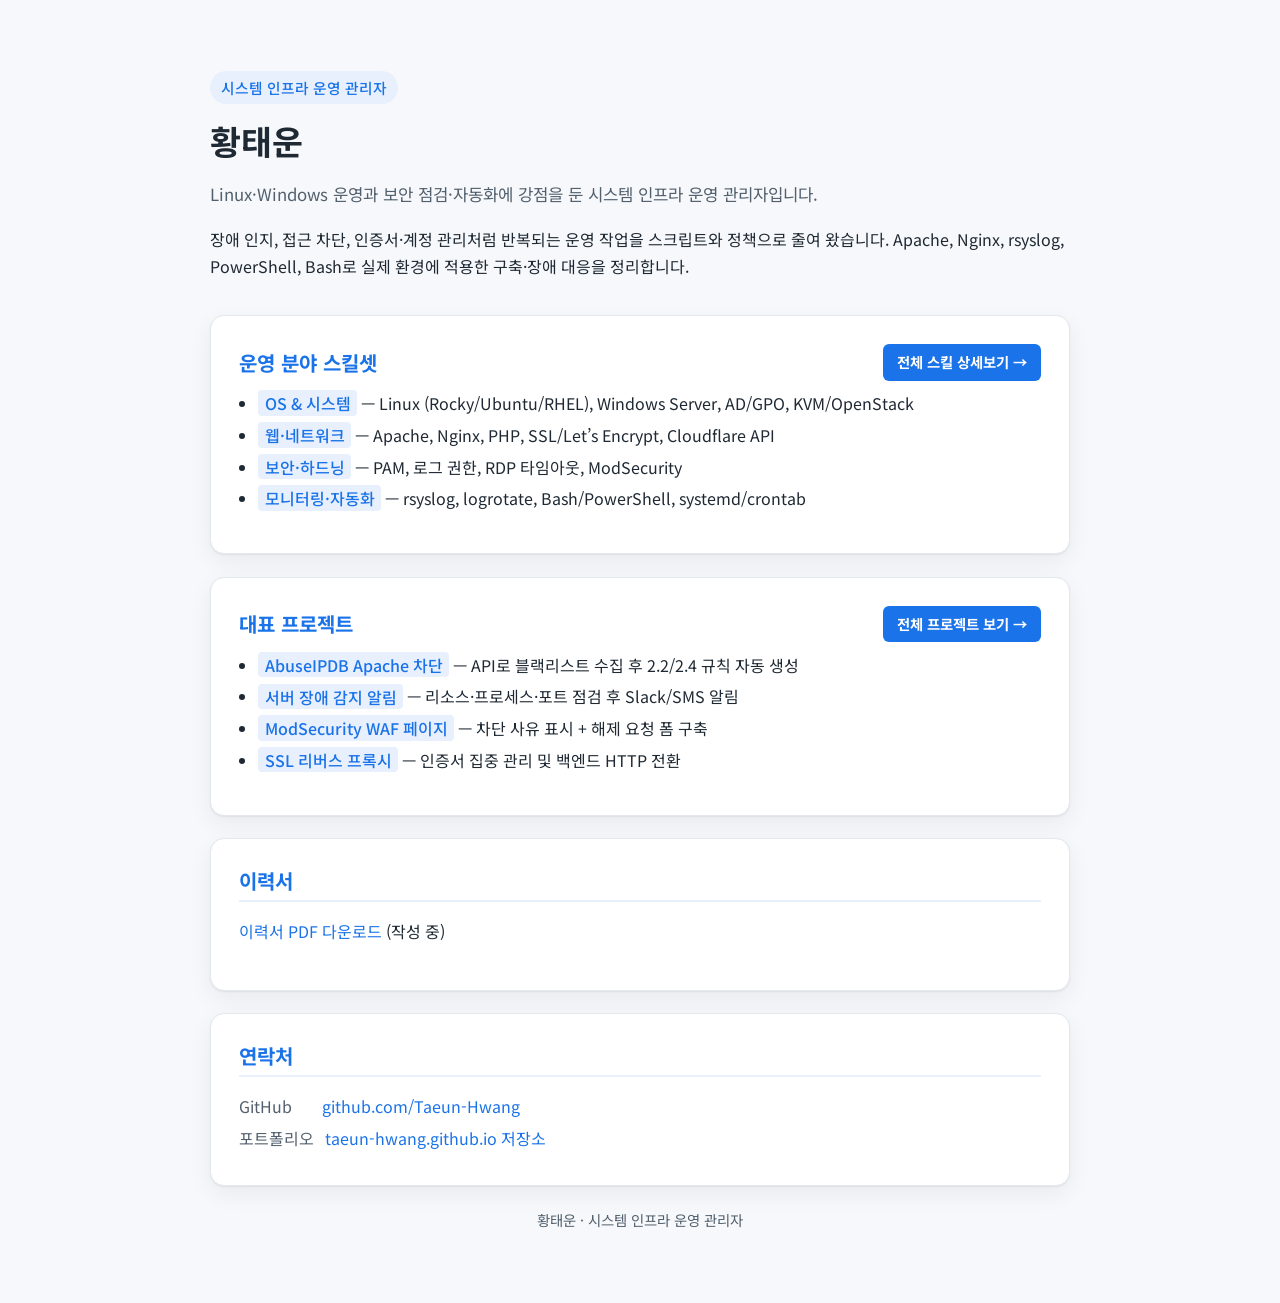
<file: index.html>
<!DOCTYPE html>
<html lang="ko">
<head>
  <meta charset="UTF-8" />
  <meta name="viewport" content="width=device-width, initial-scale=1.0"/>
  <title>황태운 – 시스템 인프라 운영 관리자</title>
  <meta name="description" content="황태운 – Linux·Windows 시스템 인프라 운영 관리자. 보안 점검·하드닝과 장애 대응 자동화를 중심으로 한 포트폴리오" />
  <meta name="theme-color" content="#1a73e8" />
  <link rel="preconnect" href="https://fonts.googleapis.com" />
  <link rel="preconnect" href="https://fonts.gstatic.com" crossorigin />
  <link href="https://fonts.googleapis.com/css2?family=Noto+Sans+KR:wght@400;500;700&display=swap" rel="stylesheet" />
  <style>
    :root {
      --bg: #f6f8fb;
      --card: #ffffff;
      --text: #1f2933;
      --muted: #52606d;
      --accent: #1a73e8;
      --accent-soft: #e8f0fe;
      --border: #e4e7eb;
      --shadow: 0 1px 2px rgba(16, 24, 40, 0.06), 0 8px 24px rgba(16, 24, 40, 0.06);
    }
    @media (prefers-color-scheme: dark) {
      :root {
        --bg: #121417;
        --card: #1c1f24;
        --text: #e8eaed;
        --muted: #9aa0a6;
        --accent: #8ab4f8;
        --accent-soft: #1e3a5f;
        --border: #2d3138;
        --shadow: 0 1px 2px rgba(0, 0, 0, 0.35), 0 8px 24px rgba(0, 0, 0, 0.28);
      }
    }
    * { box-sizing: border-box; }
    html { color-scheme: light dark; }
    body {
      font-family: "Noto Sans KR", "Malgun Gothic", "Apple SD Gothic Neo", "Segoe UI", sans-serif;
      background-color: var(--bg);
      color: var(--text);
      line-height: 1.7;
      margin: 0;
      padding: clamp(24px, 5vw, 56px) clamp(16px, 4vw, 32px);
    }
    main { max-width: 860px; margin: 0 auto; }
    header { margin-bottom: 2.2rem; }
    h1, h2, h3 { color: var(--accent); line-height: 1.35; margin: 0 0 0.6rem; }
    h1 { font-size: clamp(1.6rem, 3vw, 2.1rem); color: var(--text); }
    h2 {
      font-size: 1.25rem;
      padding-bottom: 0.4rem;
      border-bottom: 2px solid var(--accent-soft);
      margin-bottom: 1rem;
    }
    .section-header {
      display: flex;
      justify-content: space-between;
      align-items: center;
      margin-bottom: 0.6rem;
    }
    .section-header h2 { margin: 0; border: none; padding: 0; }
    .lead { color: var(--muted); font-size: 1.05rem; }
    .tagline {
      display: inline-block;
      background: var(--accent-soft);
      color: var(--accent);
      font-weight: 500;
      font-size: 0.92rem;
      padding: 0.25rem 0.7rem;
      border-radius: 999px;
      margin-bottom: 0.9rem;
    }
    section {
      background: var(--card);
      border: 1px solid var(--border);
      border-radius: 14px;
      box-shadow: var(--shadow);
      padding: clamp(18px, 3vw, 28px);
      margin-bottom: 1.4rem;
    }
    ul { padding-left: 1.2rem; margin: 0.35rem 0 0.8rem; }
    li { margin: 0.28rem 0; }
    .highlight {
      background-color: var(--accent-soft);
      color: var(--accent);
      padding: 0.05rem 0.4rem;
      border-radius: 4px;
      font-weight: 500;
    }
    a { color: var(--accent); text-decoration: none; }
    a:hover { text-decoration: underline; }
    .btn-link {
      font-size: 0.9rem;
      font-weight: 700;
      padding: 6px 14px;
      background-color: var(--accent);
      color: #fff !important;
      border-radius: 6px;
      transition: background-color 0.2s;
    }
    .btn-link:hover { background-color: #155cb4; text-decoration: none !important; }
    .project { border-top: 1px solid var(--border); padding-top: 0.8rem; margin-top: 0.8rem; }
    .project:first-of-type { border-top: none; padding-top: 0; margin-top: 0; }
    dl.facts { margin: 0; }
    dl.facts div {
      display: grid;
      grid-template-columns: 3.2rem 1fr;
      gap: 0.6rem 0.9rem;
      margin: 0.45rem 0;
    }
    dl.facts dt { font-weight: 700; color: var(--accent); font-size: 0.92rem; }
    dl.facts dd { margin: 0; }
    .contact-list { list-style: none; padding: 0; margin: 0; }
    .contact-list li { display: flex; gap: 0.7rem; flex-wrap: wrap; }
    .contact-list span { color: var(--muted); min-width: 4.5rem; }
    footer {
      max-width: 860px;
      margin: 0.5rem auto 0;
      color: var(--muted);
      font-size: 0.9rem;
      text-align: center;
    }
    @media (max-width: 560px) {
      dl.facts div { grid-template-columns: 1fr; gap: 0.15rem; }
      .section-header { flex-direction: column; align-items: flex-start; gap: 0.6rem; }
    }
  </style>
</head>
<body>
  <main>
    <header>
      <p class="tagline">시스템 인프라 운영 관리자</p>
      <h1>황태운</h1>
      <p class="lead">Linux·Windows 운영과 보안 점검·자동화에 강점을 둔 시스템 인프라 운영 관리자입니다.</p>
      <p>장애 인지, 접근 차단, 인증서·계정 관리처럼 반복되는 운영 작업을 스크립트와 정책으로 줄여 왔습니다. Apache, Nginx, rsyslog, PowerShell, Bash로 실제 환경에 적용한 구축·장애 대응을 정리합니다.</p>
    </header>

    <section>
      <div class="section-header">
        <h2>운영 분야 스킬셋</h2>
        <a href="skill.html" class="btn-link">전체 스킬 상세보기 →</a>
      </div>
      <ul>
        <li><span class="highlight">OS & 시스템</span> — Linux (Rocky/Ubuntu/RHEL), Windows Server, AD/GPO, KVM/OpenStack</li>
        <li><span class="highlight">웹·네트워크</span> — Apache, Nginx, PHP, SSL/Let’s Encrypt, Cloudflare API</li>
        <li><span class="highlight">보안·하드닝</span> — PAM, 로그 권한, RDP 타임아웃, ModSecurity</li>
        <li><span class="highlight">모니터링·자동화</span> — rsyslog, logrotate, Bash/PowerShell, systemd/crontab</li>
      </ul>
    </section>

    <section>
  <div class="section-header">
    <h2>대표 프로젝트</h2>
        <a href="projects.html" class="btn-link">전체 프로젝트 보기 →</a>
      </div>
      <ul>
        <li><span class="highlight">AbuseIPDB Apache 차단</span> — API로 블랙리스트 수집 후 2.2/2.4 규칙 자동 생성</li>
        <li><span class="highlight">서버 장애 감지 알림</span> — 리소스·프로세스·포트 점검 후 Slack/SMS 알림</li>
        <li><span class="highlight">ModSecurity WAF 페이지</span> — 차단 사유 표시 + 해제 요청 폼 구축</li>
        <li><span class="highlight">SSL 리버스 프록시</span> — 인증서 집중 관리 및 백엔드 HTTP 전환</li>
      </ul>
    </section>

    <section>
      <h2>이력서</h2>
      <p><a href="./assets/resume.pdf" target="_blank" rel="noopener">이력서 PDF 다운로드</a> (작성 중)</p>
    </section>

    <section>
      <h2>연락처</h2>
      <ul class="contact-list">
        <li>
          <span>GitHub</span>
          <a href="https://github.com/Taeun-Hwang" target="_blank" rel="noopener">github.com/Taeun-Hwang</a>
        </li>
        <li>
          <span>포트폴리오</span>
          <a href="https://github.com/Taeun-Hwang/taeun-hwang.github.io" target="_blank" rel="noopener">taeun-hwang.github.io 저장소</a>
        </li>
      </ul>
    </section>
  </main>

  <footer>
    <p>황태운 · 시스템 인프라 운영 관리자</p>
  </footer>
</body>
</html>
</file>
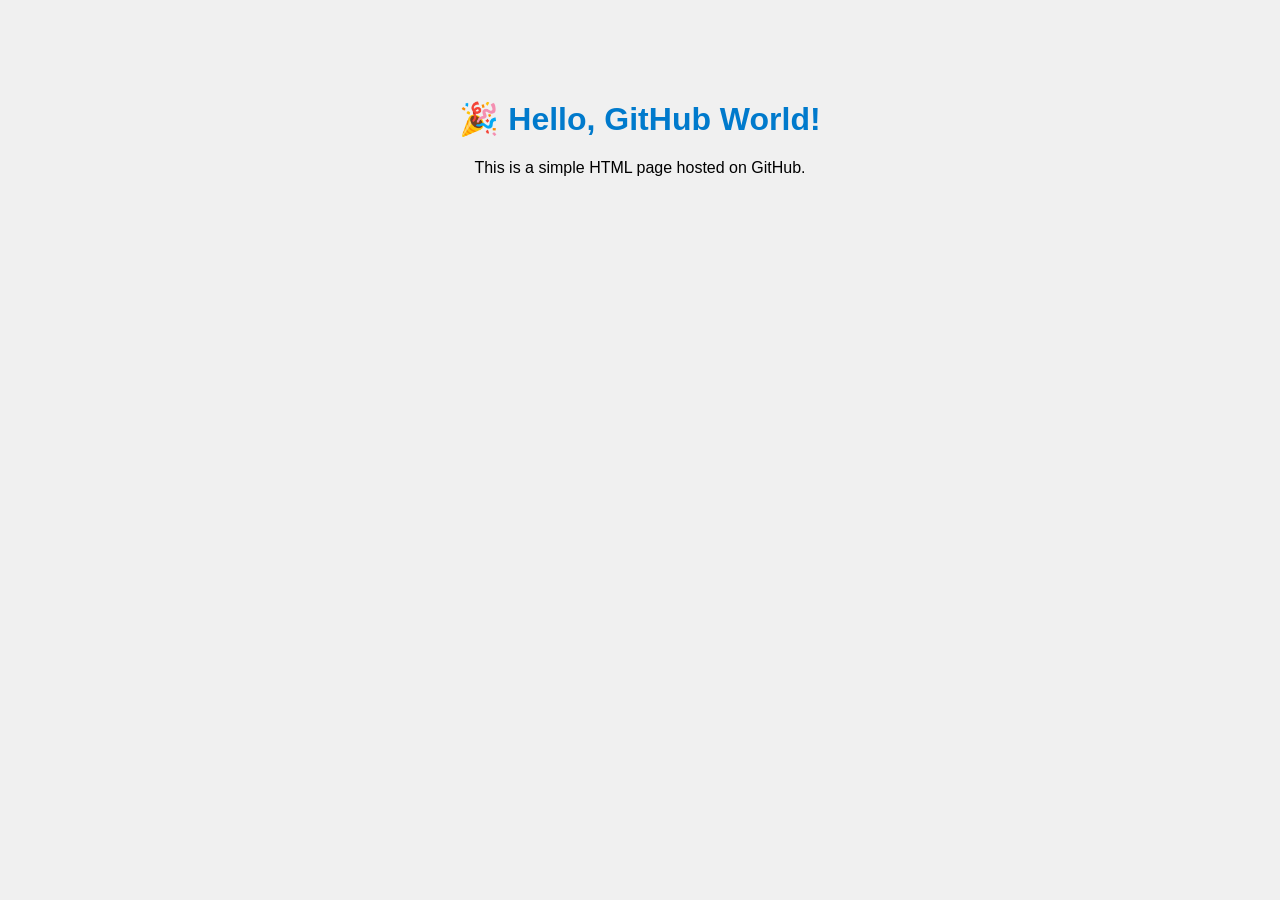
<file: Infra 운영자 황태운/index.html>
<!DOCTYPE html>
<html lang="en">
<head>
    <meta charset="UTF-8">
    <title>My First Web Page</title>
    <style>
        body {
            font-family: sans-serif;
            background-color: #f0f0f0;
            text-align: center;
            margin-top: 100px;
        }
        h1 {
            color: #007acc;
        }
    </style>
</head>
<body>
    <h1>🎉 Hello, GitHub World!</h1>
    <p>This is a simple HTML page hosted on GitHub.</p>
</body>
</html>
</file>
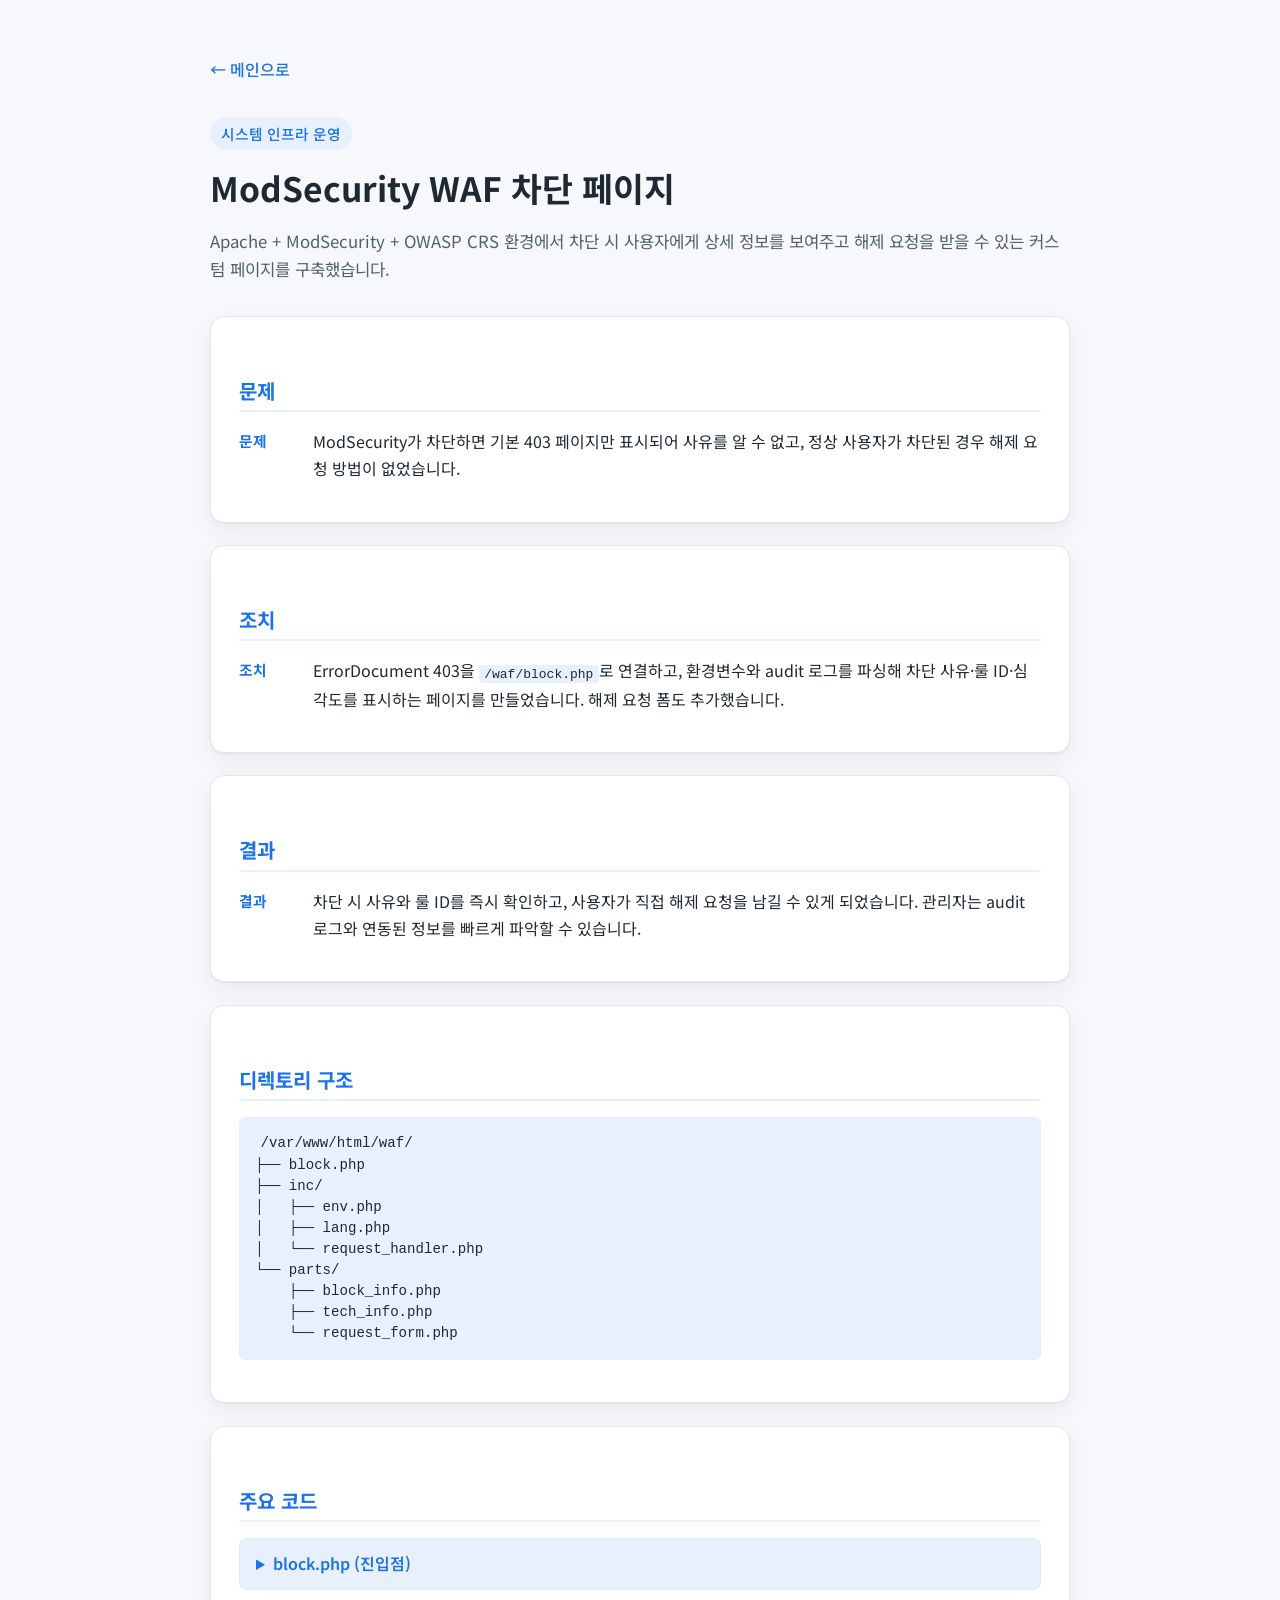
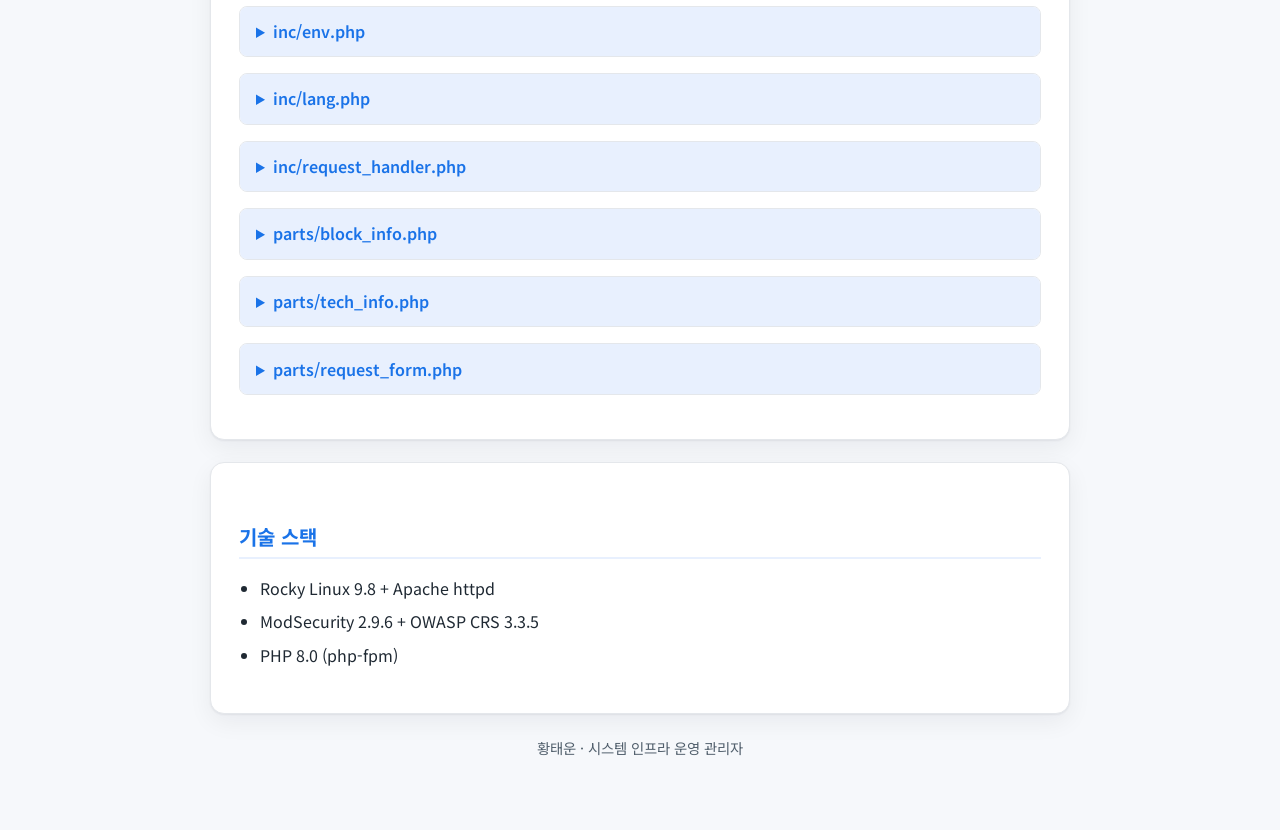
<file: projects/modsecurity-waf/index.html>
<!DOCTYPE html>
<html lang="ko">
<head>
  <meta charset="UTF-8" />
  <meta name="viewport" content="width=device-width, initial-scale=1.0"/>
  <title>ModSecurity WAF 차단 페이지 – 황태운</title>
  <meta name="description" content="Apache + ModSecurity + OWASP CRS 기반 커스텀 차단 페이지 구축" />
  <meta name="theme-color" content="#1a73e8" />
  <link rel="stylesheet" href="../../assets/style.css" />
  <style>
    .fact { display: flex; gap: 1rem; margin: 0.7rem 0; align-items: flex-start; }
    .fact-label { flex: 0 0 3.6rem; font-weight: 700; color: var(--accent); font-size: 0.92rem; }
    .fact p { margin: 0; }
    details { margin: 1rem 0; border: 1px solid var(--border); border-radius: 8px; overflow: hidden; }
    details summary { padding: 0.7rem 1rem; background: var(--accent-soft); cursor: pointer; font-weight: 600; color: var(--accent); }
    details summary:hover { background: #d0e3ff; }
    details pre { margin: 0; border-radius: 0; max-height: 500px; }
  </style>
</head>
<body>
  <main>
    <a href="../../index.html" class="back-link">← 메인으로</a>

    <header>
      <p class="tagline">시스템 인프라 운영</p>
      <h1>ModSecurity WAF 차단 페이지</h1>
      <p class="lead">Apache + ModSecurity + OWASP CRS 환경에서 차단 시 사용자에게 상세 정보를 보여주고 해제 요청을 받을 수 있는 커스텀 페이지를 구축했습니다.</p>
    </header>

    <section>
      <h2>문제</h2>
      <div class="fact">
        <span class="fact-label">문제</span>
        <p>ModSecurity가 차단하면 기본 403 페이지만 표시되어 사유를 알 수 없고, 정상 사용자가 차단된 경우 해제 요청 방법이 없었습니다.</p>
      </div>
    </section>

    <section>
      <h2>조치</h2>
      <div class="fact">
        <span class="fact-label">조치</span>
        <p>ErrorDocument 403을 <code>/waf/block.php</code>로 연결하고, 환경변수와 audit 로그를 파싱해 차단 사유·룰 ID·심각도를 표시하는 페이지를 만들었습니다. 해제 요청 폼도 추가했습니다.</p>
      </div>
    </section>

    <section>
      <h2>결과</h2>
      <div class="fact">
        <span class="fact-label">결과</span>
        <p>차단 시 사유와 룰 ID를 즉시 확인하고, 사용자가 직접 해제 요청을 남길 수 있게 되었습니다. 관리자는 audit 로그와 연동된 정보를 빠르게 파악할 수 있습니다.</p>
      </div>
    </section>

    <section>
      <h2>디렉토리 구조</h2>
<pre><code>/var/www/html/waf/
├── block.php
├── inc/
│   ├── env.php
│   ├── lang.php
│   └── request_handler.php
└── parts/
    ├── block_info.php
    ├── tech_info.php
    └── request_form.php</code></pre>
    </section>

    <section>
      <h2>주요 코드</h2>

      <details>
        <summary>block.php (진입점)</summary>
        <pre><code id="code-block">로딩 중...</code></pre>
      </details>

      <details>
        <summary>inc/env.php</summary>
        <pre><code id="code-env">로딩 중...</code></pre>
      </details>

      <details>
        <summary>inc/lang.php</summary>
        <pre><code id="code-lang">로딩 중...</code></pre>
      </details>

      <details>
        <summary>inc/request_handler.php</summary>
        <pre><code id="code-handler">로딩 중...</code></pre>
      </details>

      <details>
        <summary>parts/block_info.php</summary>
        <pre><code id="code-blockinfo">로딩 중...</code></pre>
      </details>

      <details>
        <summary>parts/tech_info.php</summary>
        <pre><code id="code-tech">로딩 중...</code></pre>
      </details>

      <details>
        <summary>parts/request_form.php</summary>
        <pre><code id="code-form">로딩 중...</code></pre>
      </details>
    </section>

    <section>
      <h2>기술 스택</h2>
      <ul>
        <li>Rocky Linux 9.8 + Apache httpd</li>
        <li>ModSecurity 2.9.6 + OWASP CRS 3.3.5</li>
        <li>PHP 8.0 (php-fpm)</li>
      </ul>
    </section>
  </main>

  <footer>
    <p>황태운 · 시스템 인프라 운영 관리자</p>
  </footer>

  <script>
    async function loadCode(id, path) {
      const el = document.getElementById(id);
      if (!el) return;
      try {
        const res = await fetch(path);
        if (!res.ok) throw new Error(res.status);
        const text = await res.text();
        el.textContent = text;
      } catch (e) {
        el.textContent = '파일을 불러올 수 없습니다: ' + path;
      }
    }

    document.addEventListener('DOMContentLoaded', () => {
      loadCode('code-block', 'code/block.php');
      loadCode('code-env', 'code/inc/env.php');
      loadCode('code-lang', 'code/inc/lang.php');
      loadCode('code-handler', 'code/inc/request_handler.php');
      loadCode('code-blockinfo', 'code/parts/block_info.php');
      loadCode('code-tech', 'code/parts/tech_info.php');
      loadCode('code-form', 'code/parts/request_form.php');
    });
  </script>
</body>
</html>
</file>
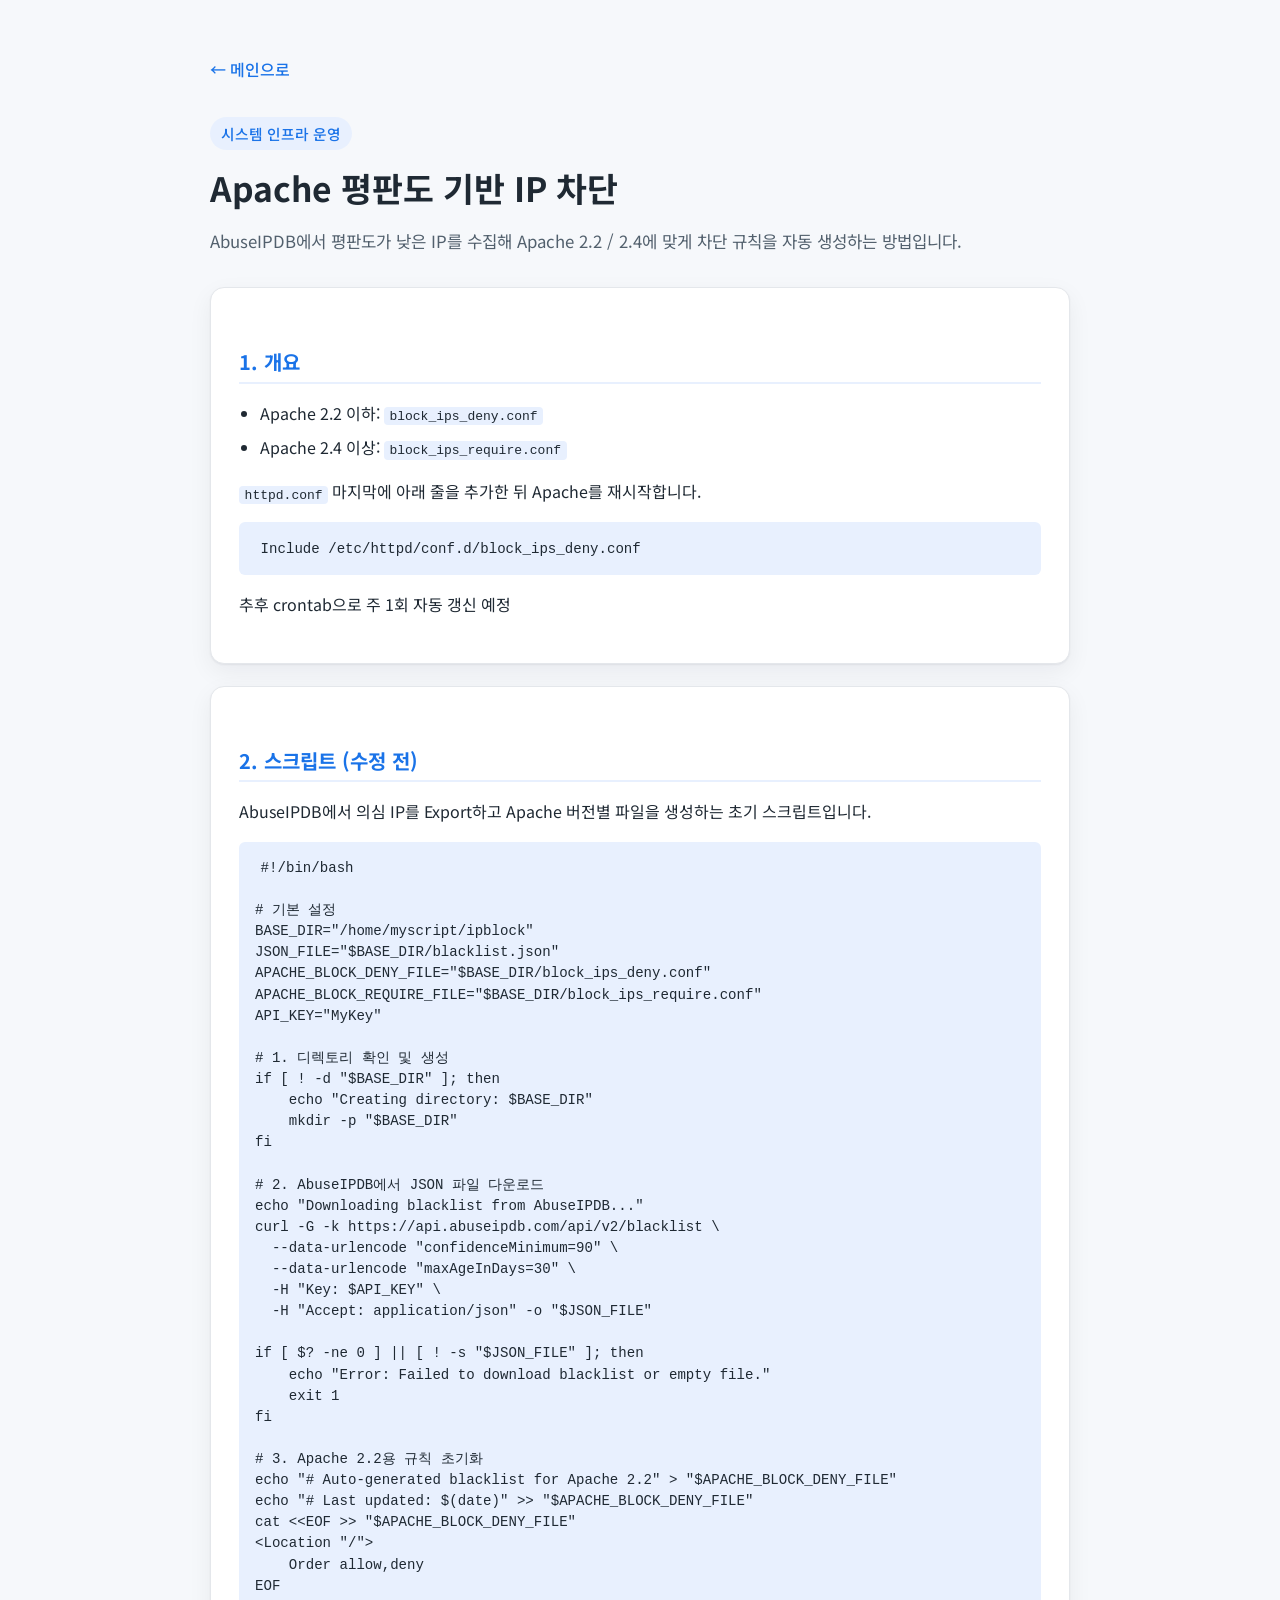
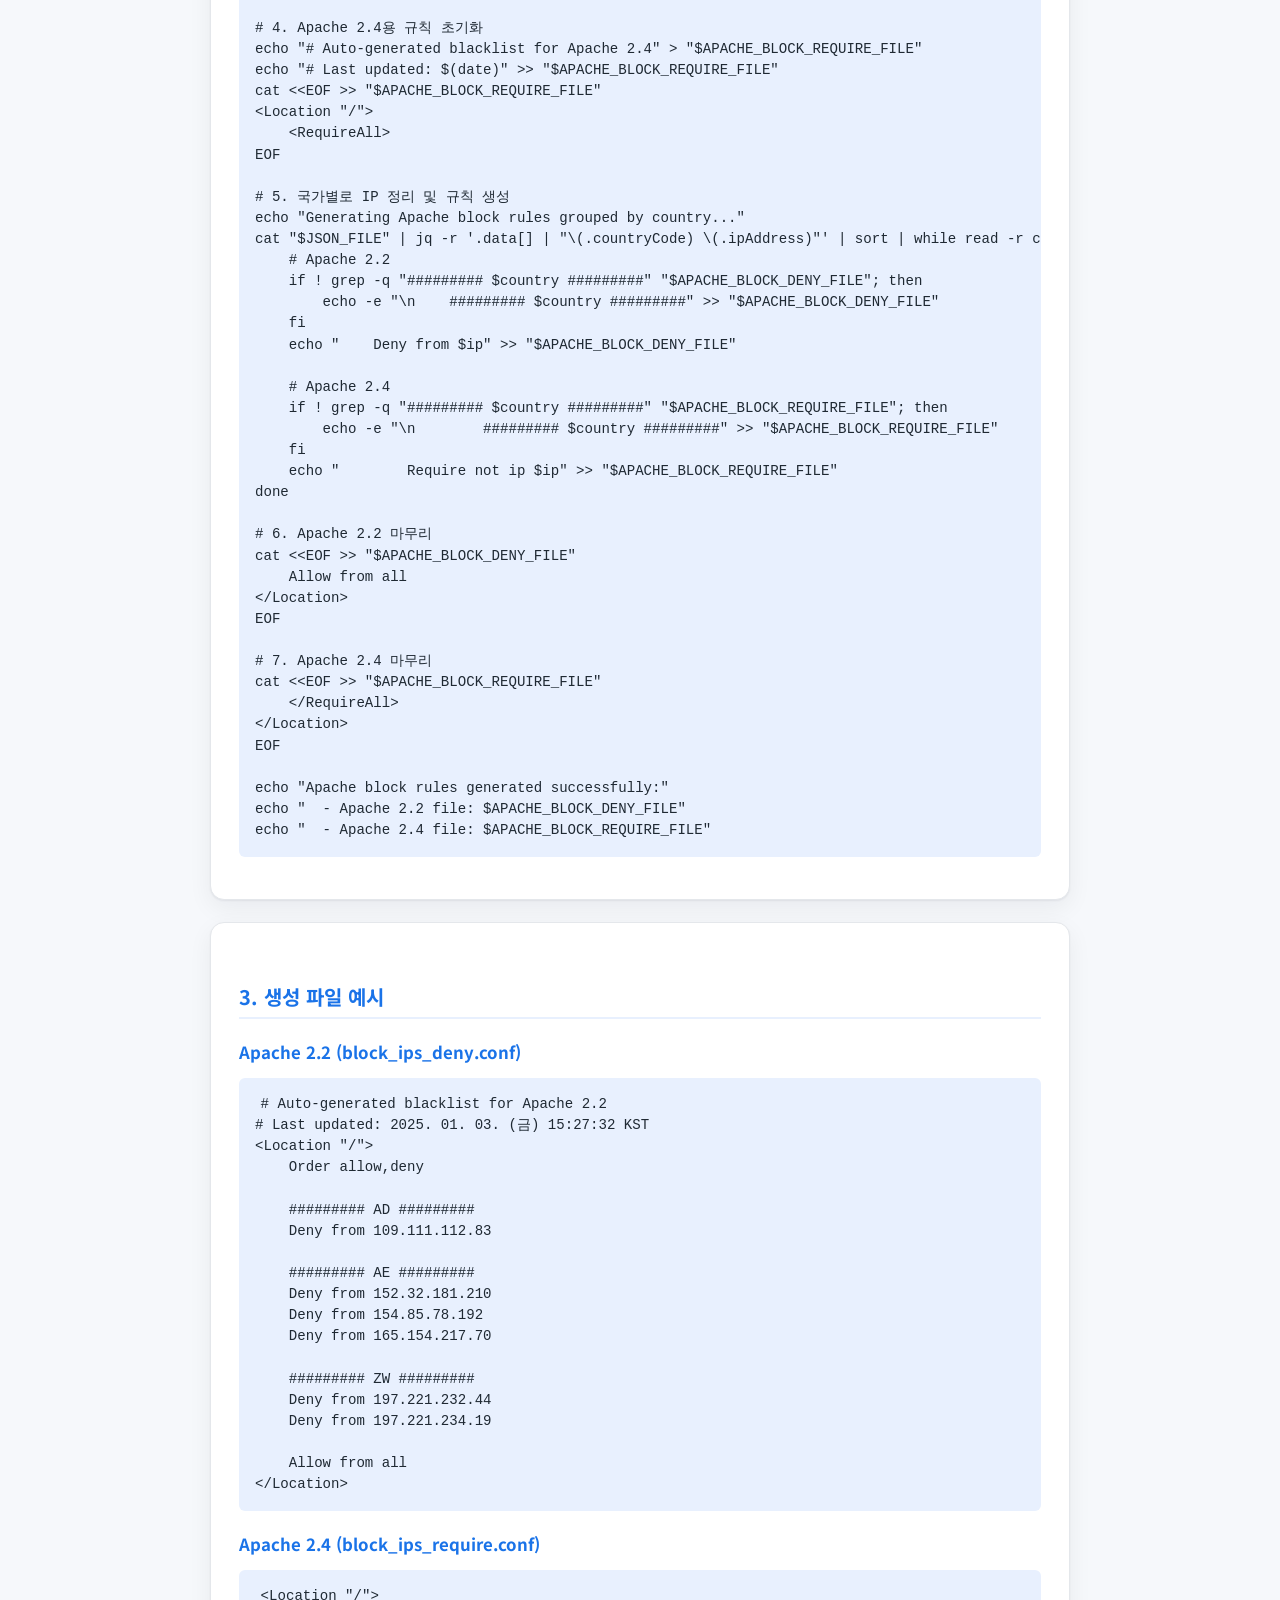
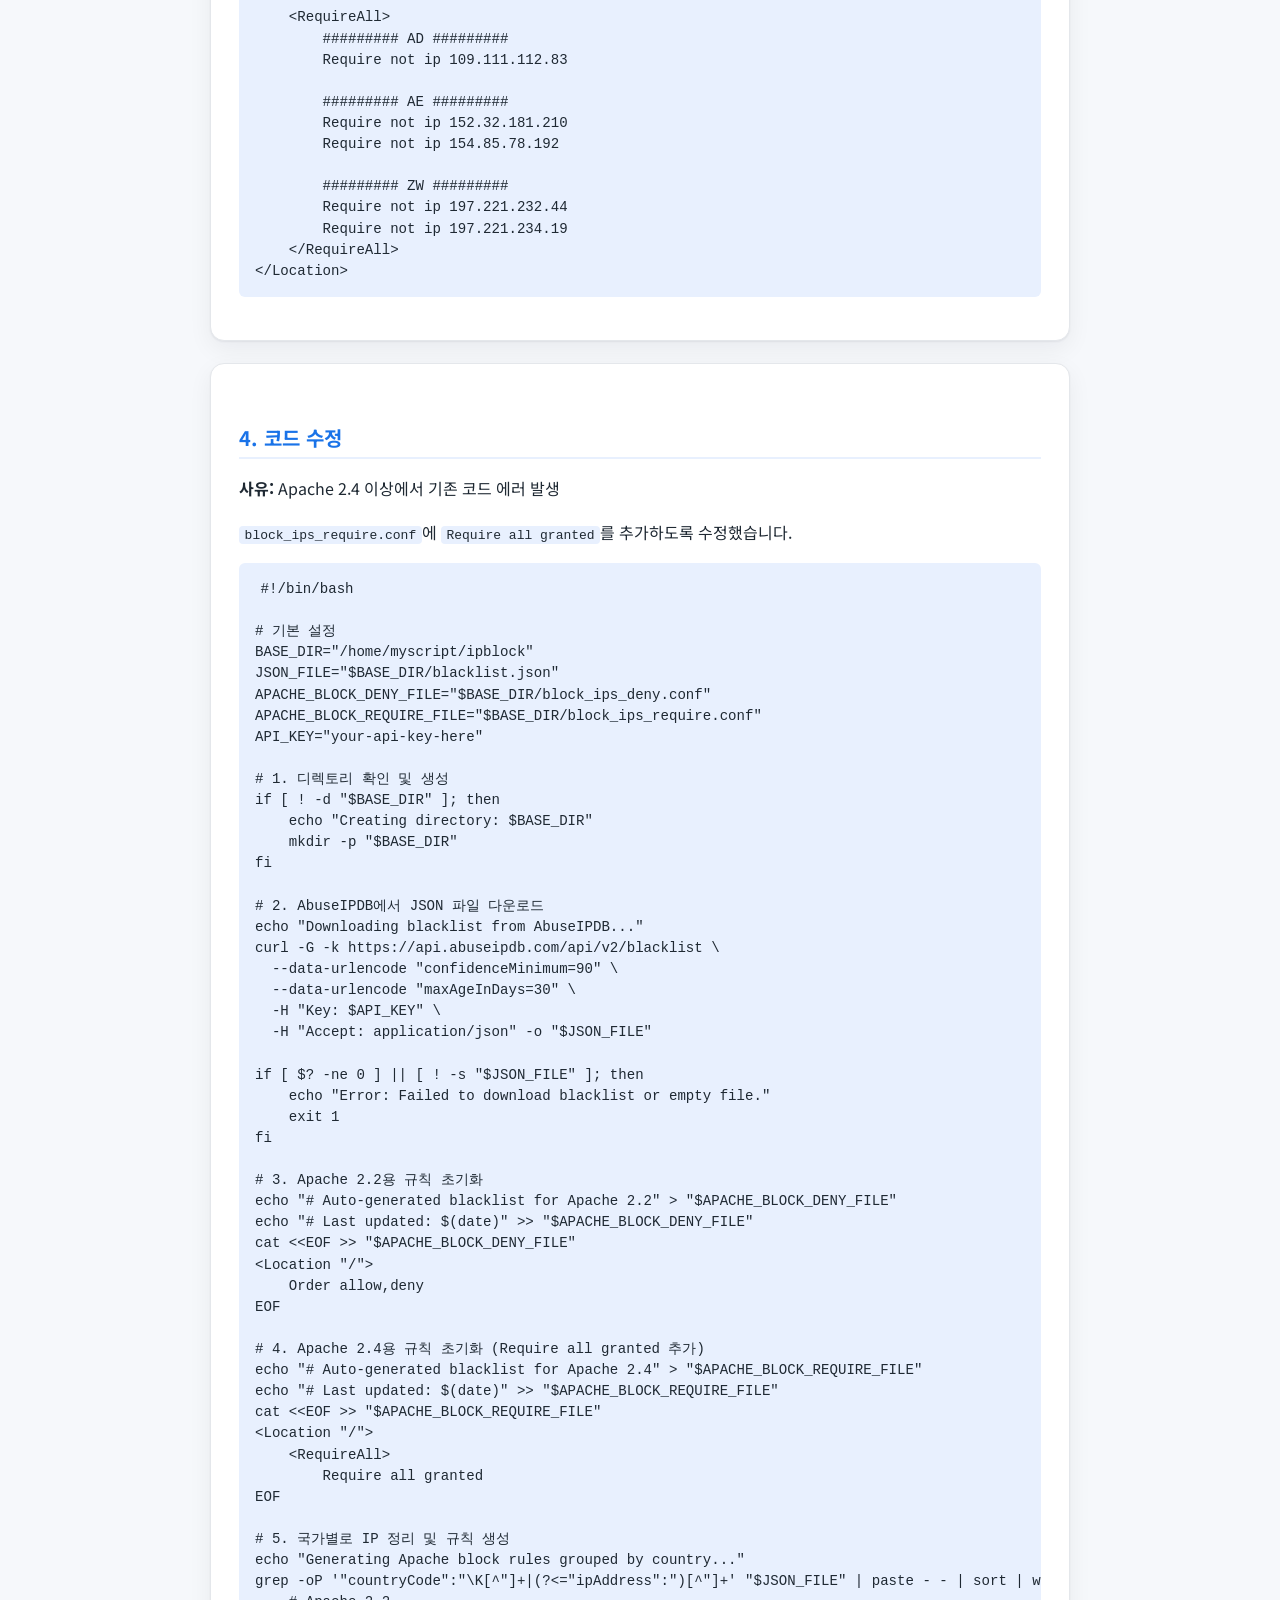
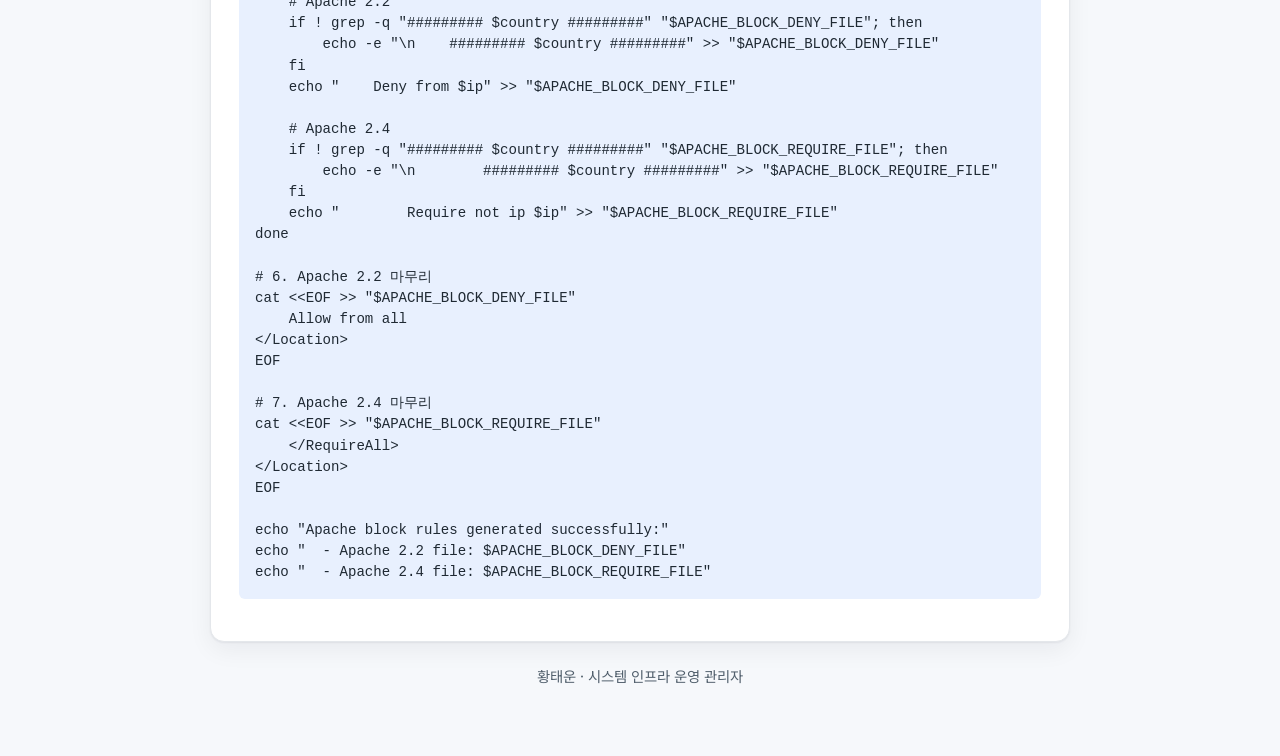
<file: skills/apache-ipblock/index.html>
<!DOCTYPE html>
<html lang="ko">
<head>
  <meta charset="UTF-8" />
  <meta name="viewport" content="width=device-width, initial-scale=1.0"/>
  <title>Apache 평판도 기반 IP 차단 – 황태운</title>
  <meta name="description" content="AbuseIPDB를 이용한 Apache 악성 IP 자동 차단 설정" />
  <meta name="theme-color" content="#1a73e8" />
  <link rel="stylesheet" href="../../assets/style.css" />
</head>
<body>
  <main>
    <a href="../../index.html" class="back-link">← 메인으로</a>

    <header>
      <p class="tagline">시스템 인프라 운영</p>
      <h1>Apache 평판도 기반 IP 차단</h1>
      <p class="lead">AbuseIPDB에서 평판도가 낮은 IP를 수집해 Apache 2.2 / 2.4에 맞게 차단 규칙을 자동 생성하는 방법입니다.</p>
    </header>

    <section>
      <h2>1. 개요</h2>
      <ul>
        <li>Apache 2.2 이하: <code>block_ips_deny.conf</code></li>
        <li>Apache 2.4 이상: <code>block_ips_require.conf</code></li>
      </ul>
      <p><code>httpd.conf</code> 마지막에 아래 줄을 추가한 뒤 Apache를 재시작합니다.</p>
<pre><code>Include /etc/httpd/conf.d/block_ips_deny.conf</code></pre>
      <p>추후 crontab으로 주 1회 자동 갱신 예정</p>
    </section>

    <section>
      <h2>2. 스크립트 (수정 전)</h2>
      <p>AbuseIPDB에서 의심 IP를 Export하고 Apache 버전별 파일을 생성하는 초기 스크립트입니다.</p>
<pre><code>#!/bin/bash

# 기본 설정
BASE_DIR="/home/myscript/ipblock"
JSON_FILE="$BASE_DIR/blacklist.json"
APACHE_BLOCK_DENY_FILE="$BASE_DIR/block_ips_deny.conf"
APACHE_BLOCK_REQUIRE_FILE="$BASE_DIR/block_ips_require.conf"
API_KEY="MyKey"

# 1. 디렉토리 확인 및 생성
if [ ! -d "$BASE_DIR" ]; then
    echo "Creating directory: $BASE_DIR"
    mkdir -p "$BASE_DIR"
fi

# 2. AbuseIPDB에서 JSON 파일 다운로드
echo "Downloading blacklist from AbuseIPDB..."
curl -G -k https://api.abuseipdb.com/api/v2/blacklist \
  --data-urlencode "confidenceMinimum=90" \
  --data-urlencode "maxAgeInDays=30" \
  -H "Key: $API_KEY" \
  -H "Accept: application/json" -o "$JSON_FILE"

if [ $? -ne 0 ] || [ ! -s "$JSON_FILE" ]; then
    echo "Error: Failed to download blacklist or empty file."
    exit 1
fi

# 3. Apache 2.2용 규칙 초기화
echo "# Auto-generated blacklist for Apache 2.2" &gt; "$APACHE_BLOCK_DENY_FILE"
echo "# Last updated: $(date)" &gt;&gt; "$APACHE_BLOCK_DENY_FILE"
cat &lt;&lt;EOF &gt;&gt; "$APACHE_BLOCK_DENY_FILE"
&lt;Location "/"&gt;
    Order allow,deny
EOF

# 4. Apache 2.4용 규칙 초기화
echo "# Auto-generated blacklist for Apache 2.4" &gt; "$APACHE_BLOCK_REQUIRE_FILE"
echo "# Last updated: $(date)" &gt;&gt; "$APACHE_BLOCK_REQUIRE_FILE"
cat &lt;&lt;EOF &gt;&gt; "$APACHE_BLOCK_REQUIRE_FILE"
&lt;Location "/"&gt;
    &lt;RequireAll&gt;
EOF

# 5. 국가별로 IP 정리 및 규칙 생성
echo "Generating Apache block rules grouped by country..."
cat "$JSON_FILE" | jq -r '.data[] | "\(.countryCode) \(.ipAddress)"' | sort | while read -r country ip; do
    # Apache 2.2
    if ! grep -q "######### $country #########" "$APACHE_BLOCK_DENY_FILE"; then
        echo -e "\n    ######### $country #########" &gt;&gt; "$APACHE_BLOCK_DENY_FILE"
    fi
    echo "    Deny from $ip" &gt;&gt; "$APACHE_BLOCK_DENY_FILE"

    # Apache 2.4
    if ! grep -q "######### $country #########" "$APACHE_BLOCK_REQUIRE_FILE"; then
        echo -e "\n        ######### $country #########" &gt;&gt; "$APACHE_BLOCK_REQUIRE_FILE"
    fi
    echo "        Require not ip $ip" &gt;&gt; "$APACHE_BLOCK_REQUIRE_FILE"
done

# 6. Apache 2.2 마무리
cat &lt;&lt;EOF &gt;&gt; "$APACHE_BLOCK_DENY_FILE"
    Allow from all
&lt;/Location&gt;
EOF

# 7. Apache 2.4 마무리
cat &lt;&lt;EOF &gt;&gt; "$APACHE_BLOCK_REQUIRE_FILE"
    &lt;/RequireAll&gt;
&lt;/Location&gt;
EOF

echo "Apache block rules generated successfully:"
echo "  - Apache 2.2 file: $APACHE_BLOCK_DENY_FILE"
echo "  - Apache 2.4 file: $APACHE_BLOCK_REQUIRE_FILE"</code></pre>
    </section>

    <section>
      <h2>3. 생성 파일 예시</h2>
      <h3>Apache 2.2 (block_ips_deny.conf)</h3>
<pre><code># Auto-generated blacklist for Apache 2.2
# Last updated: 2025. 01. 03. (금) 15:27:32 KST
&lt;Location "/"&gt;
    Order allow,deny

    ######### AD #########
    Deny from 109.111.112.83

    ######### AE #########
    Deny from 152.32.181.210
    Deny from 154.85.78.192
    Deny from 165.154.217.70

    ######### ZW #########
    Deny from 197.221.232.44
    Deny from 197.221.234.19

    Allow from all
&lt;/Location&gt;</code></pre>

      <h3>Apache 2.4 (block_ips_require.conf)</h3>
<pre><code>&lt;Location "/"&gt;
    &lt;RequireAll&gt;
        ######### AD #########
        Require not ip 109.111.112.83

        ######### AE #########
        Require not ip 152.32.181.210
        Require not ip 154.85.78.192

        ######### ZW #########
        Require not ip 197.221.232.44
        Require not ip 197.221.234.19
    &lt;/RequireAll&gt;
&lt;/Location&gt;</code></pre>
    </section>

    <section>
      <h2>4. 코드 수정</h2>
      <p><strong>사유:</strong> Apache 2.4 이상에서 기존 코드 에러 발생</p>
      <p><code>block_ips_require.conf</code>에 <code>Require all granted</code>를 추가하도록 수정했습니다.</p>
<pre><code>#!/bin/bash

# 기본 설정
BASE_DIR="/home/myscript/ipblock"
JSON_FILE="$BASE_DIR/blacklist.json"
APACHE_BLOCK_DENY_FILE="$BASE_DIR/block_ips_deny.conf"
APACHE_BLOCK_REQUIRE_FILE="$BASE_DIR/block_ips_require.conf"
API_KEY="your-api-key-here"

# 1. 디렉토리 확인 및 생성
if [ ! -d "$BASE_DIR" ]; then
    echo "Creating directory: $BASE_DIR"
    mkdir -p "$BASE_DIR"
fi

# 2. AbuseIPDB에서 JSON 파일 다운로드
echo "Downloading blacklist from AbuseIPDB..."
curl -G -k https://api.abuseipdb.com/api/v2/blacklist \
  --data-urlencode "confidenceMinimum=90" \
  --data-urlencode "maxAgeInDays=30" \
  -H "Key: $API_KEY" \
  -H "Accept: application/json" -o "$JSON_FILE"

if [ $? -ne 0 ] || [ ! -s "$JSON_FILE" ]; then
    echo "Error: Failed to download blacklist or empty file."
    exit 1
fi

# 3. Apache 2.2용 규칙 초기화
echo "# Auto-generated blacklist for Apache 2.2" &gt; "$APACHE_BLOCK_DENY_FILE"
echo "# Last updated: $(date)" &gt;&gt; "$APACHE_BLOCK_DENY_FILE"
cat &lt;&lt;EOF &gt;&gt; "$APACHE_BLOCK_DENY_FILE"
&lt;Location "/"&gt;
    Order allow,deny
EOF

# 4. Apache 2.4용 규칙 초기화 (Require all granted 추가)
echo "# Auto-generated blacklist for Apache 2.4" &gt; "$APACHE_BLOCK_REQUIRE_FILE"
echo "# Last updated: $(date)" &gt;&gt; "$APACHE_BLOCK_REQUIRE_FILE"
cat &lt;&lt;EOF &gt;&gt; "$APACHE_BLOCK_REQUIRE_FILE"
&lt;Location "/"&gt;
    &lt;RequireAll&gt;
        Require all granted
EOF

# 5. 국가별로 IP 정리 및 규칙 생성
echo "Generating Apache block rules grouped by country..."
grep -oP '"countryCode":"\K[^"]+|(?&lt;="ipAddress":")[^"]+' "$JSON_FILE" | paste - - | sort | while IFS=$'\t' read -r country ip; do
    # Apache 2.2
    if ! grep -q "######### $country #########" "$APACHE_BLOCK_DENY_FILE"; then
        echo -e "\n    ######### $country #########" &gt;&gt; "$APACHE_BLOCK_DENY_FILE"
    fi
    echo "    Deny from $ip" &gt;&gt; "$APACHE_BLOCK_DENY_FILE"

    # Apache 2.4
    if ! grep -q "######### $country #########" "$APACHE_BLOCK_REQUIRE_FILE"; then
        echo -e "\n        ######### $country #########" &gt;&gt; "$APACHE_BLOCK_REQUIRE_FILE"
    fi
    echo "        Require not ip $ip" &gt;&gt; "$APACHE_BLOCK_REQUIRE_FILE"
done

# 6. Apache 2.2 마무리
cat &lt;&lt;EOF &gt;&gt; "$APACHE_BLOCK_DENY_FILE"
    Allow from all
&lt;/Location&gt;
EOF

# 7. Apache 2.4 마무리
cat &lt;&lt;EOF &gt;&gt; "$APACHE_BLOCK_REQUIRE_FILE"
    &lt;/RequireAll&gt;
&lt;/Location&gt;
EOF

echo "Apache block rules generated successfully:"
echo "  - Apache 2.2 file: $APACHE_BLOCK_DENY_FILE"
echo "  - Apache 2.4 file: $APACHE_BLOCK_REQUIRE_FILE"</code></pre>
    </section>
  </main>

  <footer>
    <p>황태운 · 시스템 인프라 운영 관리자</p>
  </footer>
</body>
</html>
</file>
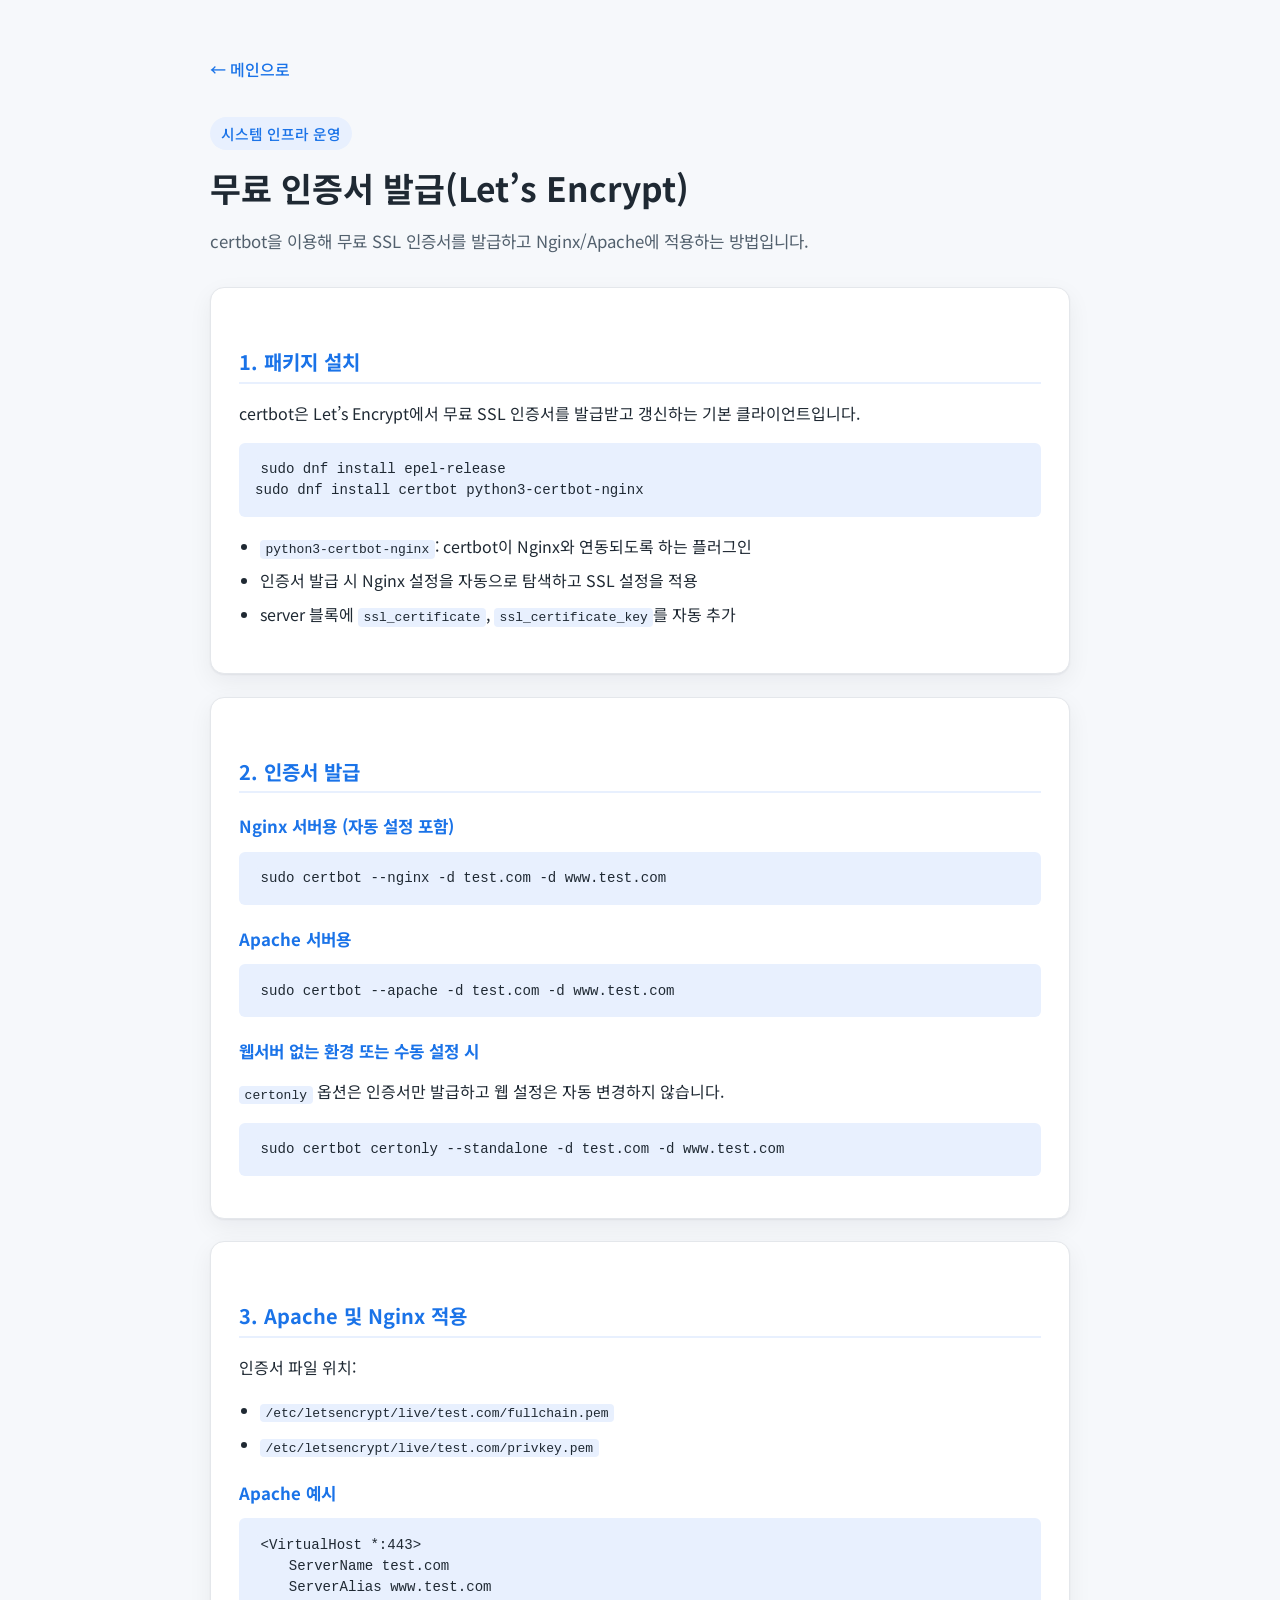
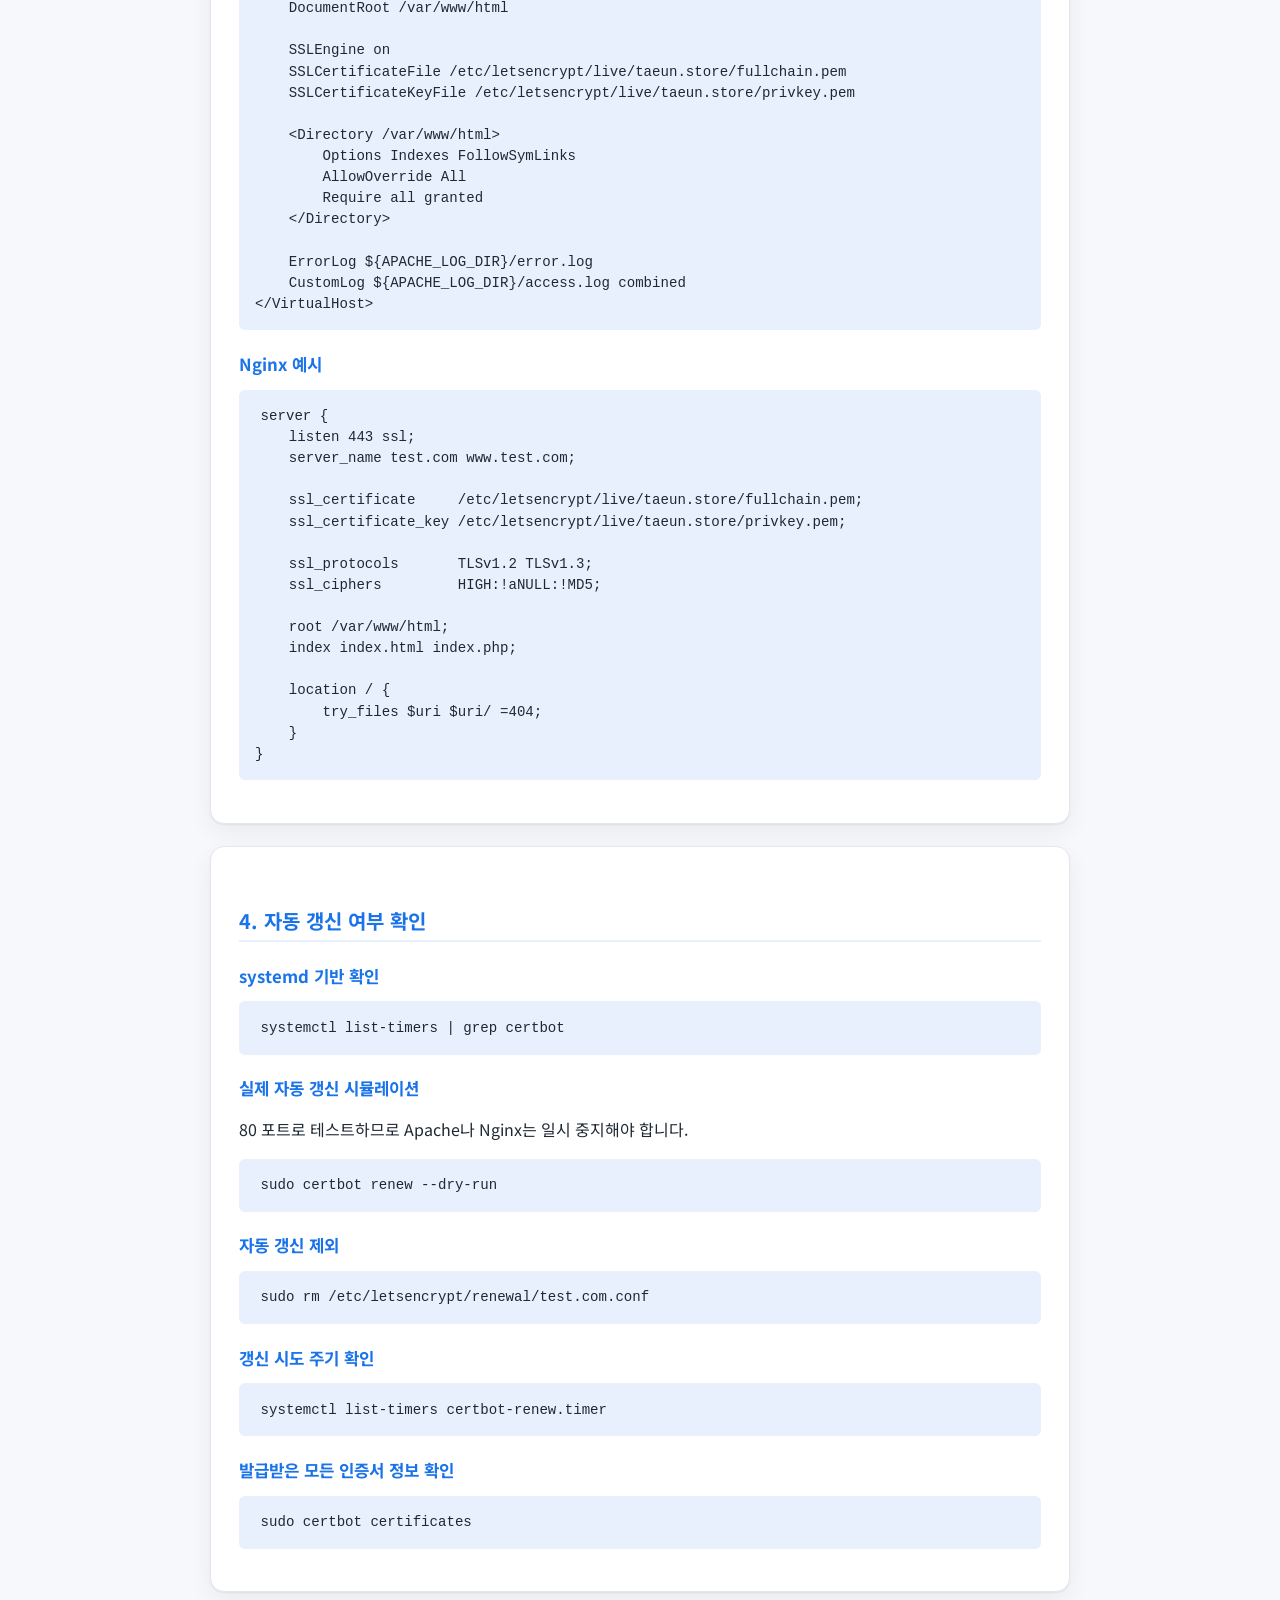
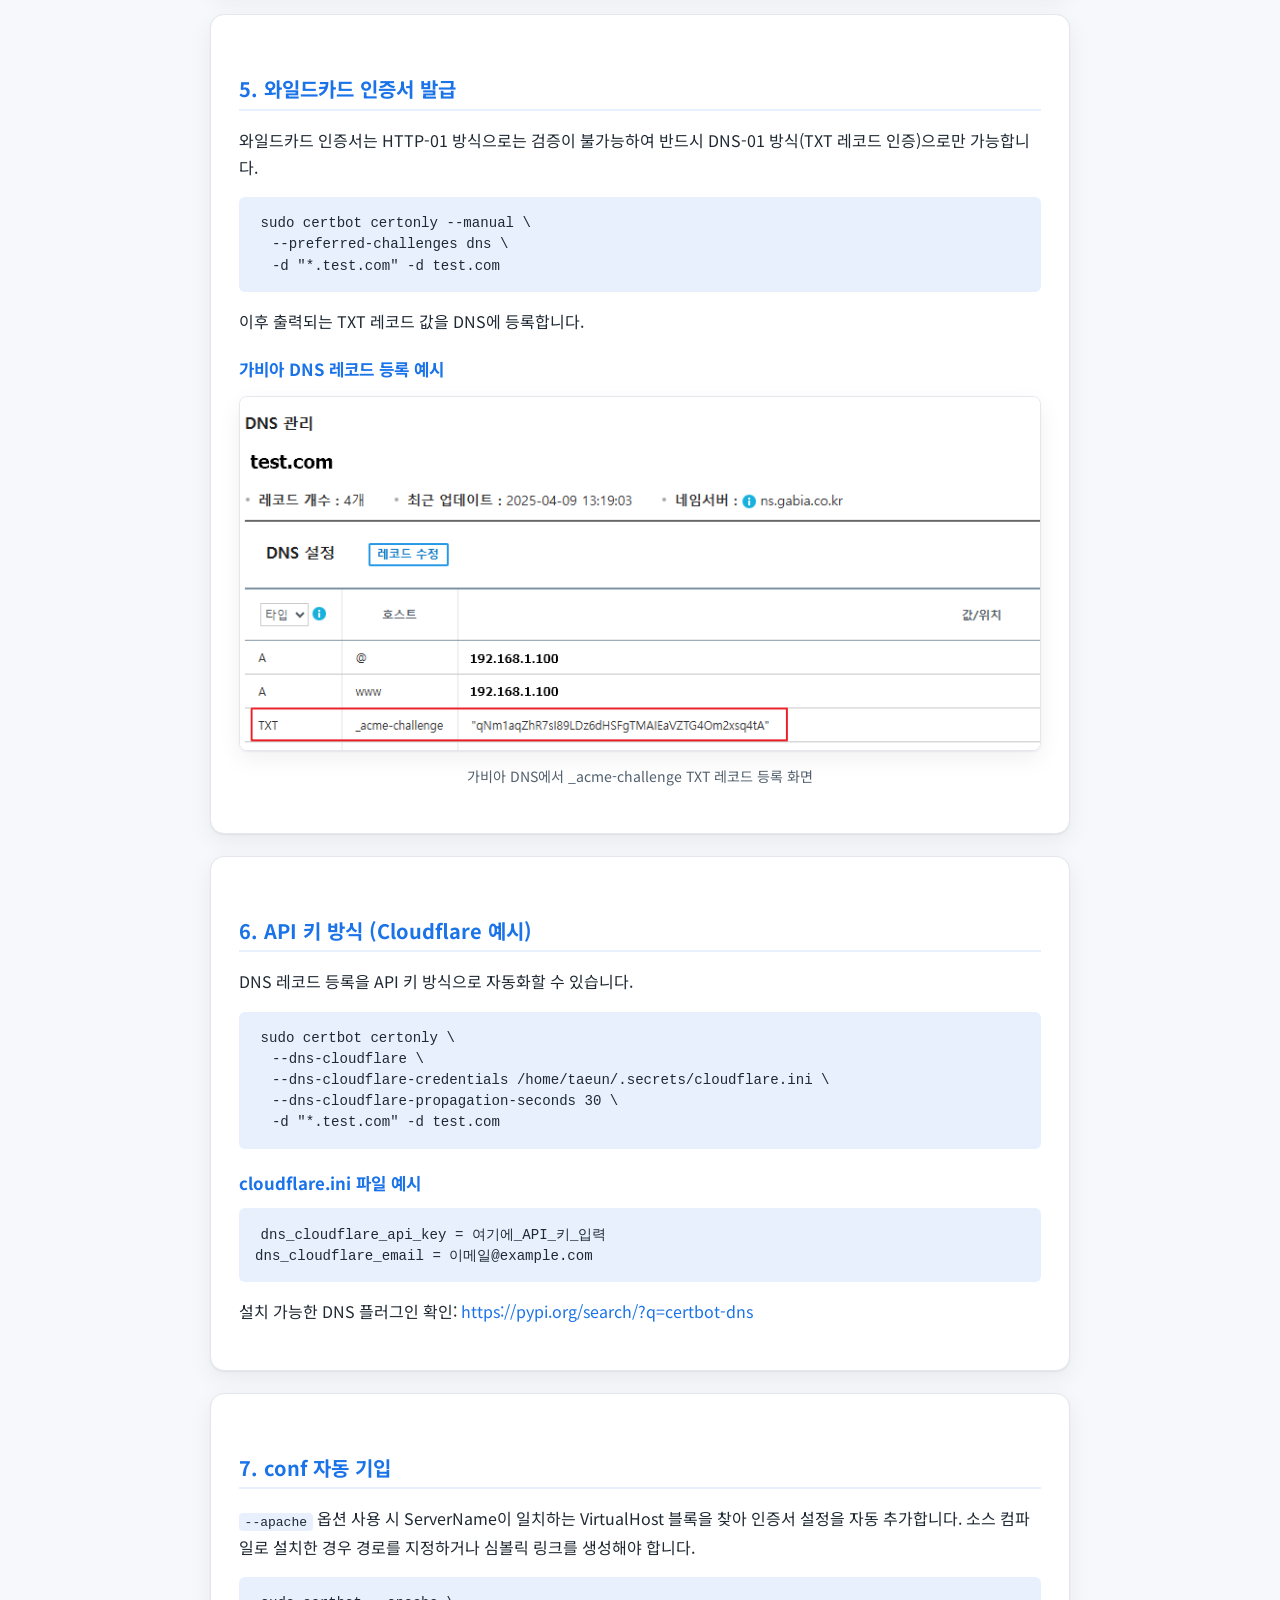
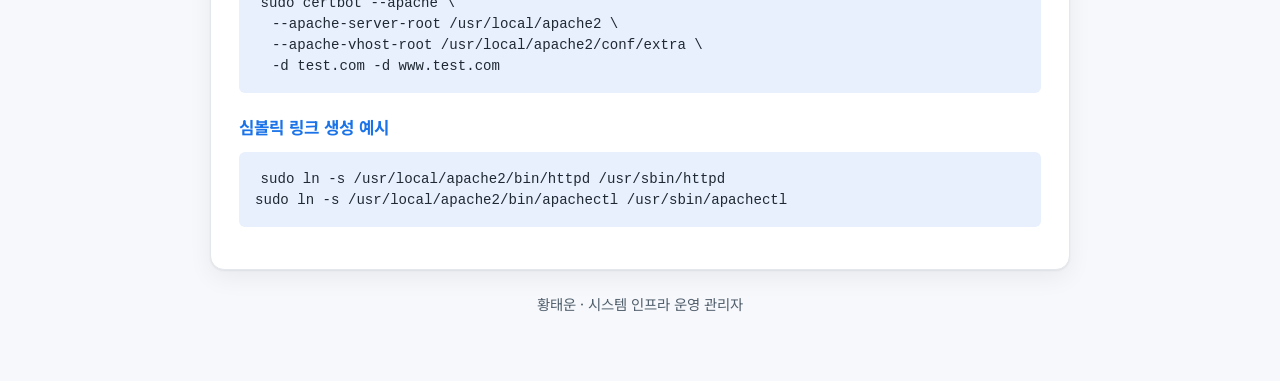
<file: skills/letsencrypt/index.html>
<!DOCTYPE html>
<html lang="ko">
<head>
  <meta charset="UTF-8" />
  <meta name="viewport" content="width=device-width, initial-scale=1.0"/>
  <title>무료 인증서 발급(Let’s Encrypt) – 황태운</title>
  <meta name="description" content="Let’s Encrypt 무료 SSL 인증서 발급 및 갱신 설정 방법" />
  <meta name="theme-color" content="#1a73e8" />
  <link rel="stylesheet" href="../../assets/style.css" />
</head>
<body>
  <main>
    <a href="../../index.html" class="back-link">← 메인으로</a>

    <header>
      <p class="tagline">시스템 인프라 운영</p>
      <h1>무료 인증서 발급(Let’s Encrypt)</h1>
      <p class="lead">certbot을 이용해 무료 SSL 인증서를 발급하고 Nginx/Apache에 적용하는 방법입니다.</p>
    </header>

    <section>
      <h2>1. 패키지 설치</h2>
      <p>certbot은 Let’s Encrypt에서 무료 SSL 인증서를 발급받고 갱신하는 기본 클라이언트입니다.</p>
<pre><code>sudo dnf install epel-release
sudo dnf install certbot python3-certbot-nginx</code></pre>
      <ul>
        <li><code>python3-certbot-nginx</code>: certbot이 Nginx와 연동되도록 하는 플러그인</li>
        <li>인증서 발급 시 Nginx 설정을 자동으로 탐색하고 SSL 설정을 적용</li>
        <li>server 블록에 <code>ssl_certificate</code>, <code>ssl_certificate_key</code>를 자동 추가</li>
      </ul>
    </section>

    <section>
      <h2>2. 인증서 발급</h2>
      <h3>Nginx 서버용 (자동 설정 포함)</h3>
<pre><code>sudo certbot --nginx -d test.com -d www.test.com</code></pre>

      <h3>Apache 서버용</h3>
<pre><code>sudo certbot --apache -d test.com -d www.test.com</code></pre>

      <h3>웹서버 없는 환경 또는 수동 설정 시</h3>
      <p><code>certonly</code> 옵션은 인증서만 발급하고 웹 설정은 자동 변경하지 않습니다.</p>
<pre><code>sudo certbot certonly --standalone -d test.com -d www.test.com</code></pre>
    </section>

    <section>
      <h2>3. Apache 및 Nginx 적용</h2>
      <p>인증서 파일 위치:</p>
      <ul>
        <li><code>/etc/letsencrypt/live/test.com/fullchain.pem</code></li>
        <li><code>/etc/letsencrypt/live/test.com/privkey.pem</code></li>
      </ul>

      <h3>Apache 예시</h3>
<pre><code>&lt;VirtualHost *:443&gt;
    ServerName test.com
    ServerAlias www.test.com
    DocumentRoot /var/www/html

    SSLEngine on
    SSLCertificateFile /etc/letsencrypt/live/taeun.store/fullchain.pem
    SSLCertificateKeyFile /etc/letsencrypt/live/taeun.store/privkey.pem

    &lt;Directory /var/www/html&gt;
        Options Indexes FollowSymLinks
        AllowOverride All
        Require all granted
    &lt;/Directory&gt;

    ErrorLog ${APACHE_LOG_DIR}/error.log
    CustomLog ${APACHE_LOG_DIR}/access.log combined
&lt;/VirtualHost&gt;</code></pre>

      <h3>Nginx 예시</h3>
<pre><code>server {
    listen 443 ssl;
    server_name test.com www.test.com;

    ssl_certificate     /etc/letsencrypt/live/taeun.store/fullchain.pem;
    ssl_certificate_key /etc/letsencrypt/live/taeun.store/privkey.pem;

    ssl_protocols       TLSv1.2 TLSv1.3;
    ssl_ciphers         HIGH:!aNULL:!MD5;

    root /var/www/html;
    index index.html index.php;

    location / {
        try_files $uri $uri/ =404;
    }
}</code></pre>
    </section>

    <section>
      <h2>4. 자동 갱신 여부 확인</h2>
      <h3>systemd 기반 확인</h3>
<pre><code>systemctl list-timers | grep certbot</code></pre>

      <h3>실제 자동 갱신 시뮬레이션</h3>
      <p>80 포트로 테스트하므로 Apache나 Nginx는 일시 중지해야 합니다.</p>
<pre><code>sudo certbot renew --dry-run</code></pre>

      <h3>자동 갱신 제외</h3>
<pre><code>sudo rm /etc/letsencrypt/renewal/test.com.conf</code></pre>

      <h3>갱신 시도 주기 확인</h3>
<pre><code>systemctl list-timers certbot-renew.timer</code></pre>

      <h3>발급받은 모든 인증서 정보 확인</h3>
<pre><code>sudo certbot certificates</code></pre>
    </section>

    <section>
      <h2>5. 와일드카드 인증서 발급</h2>
      <p>와일드카드 인증서는 HTTP-01 방식으로는 검증이 불가능하여 반드시 DNS-01 방식(TXT 레코드 인증)으로만 가능합니다.</p>
<pre><code>sudo certbot certonly --manual \
  --preferred-challenges dns \
  -d "*.test.com" -d test.com</code></pre>
      <p>이후 출력되는 TXT 레코드 값을 DNS에 등록합니다.</p>

      <h3>가비아 DNS 레코드 등록 예시</h3>
      <div class="img-wrap">
        <img src="images/gabia_dns_txt.png" alt="가비아 DNS TXT 레코드 등록" />
        <p class="img-caption">가비아 DNS에서 _acme-challenge TXT 레코드 등록 화면</p>
      </div>
    </section>

    <section>
      <h2>6. API 키 방식 (Cloudflare 예시)</h2>
      <p>DNS 레코드 등록을 API 키 방식으로 자동화할 수 있습니다.</p>
<pre><code>sudo certbot certonly \
  --dns-cloudflare \
  --dns-cloudflare-credentials /home/taeun/.secrets/cloudflare.ini \
  --dns-cloudflare-propagation-seconds 30 \
  -d "*.test.com" -d test.com</code></pre>

      <h3>cloudflare.ini 파일 예시</h3>
<pre><code>dns_cloudflare_api_key = 여기에_API_키_입력
dns_cloudflare_email = 이메일@example.com</code></pre>
      <p>설치 가능한 DNS 플러그인 확인: <a href="https://pypi.org/search/?q=certbot-dns" target="_blank" rel="noopener">https://pypi.org/search/?q=certbot-dns</a></p>
    </section>

    <section>
      <h2>7. conf 자동 기입</h2>
      <p><code>--apache</code> 옵션 사용 시 ServerName이 일치하는 VirtualHost 블록을 찾아 인증서 설정을 자동 추가합니다. 소스 컴파일로 설치한 경우 경로를 지정하거나 심볼릭 링크를 생성해야 합니다.</p>
<pre><code>sudo certbot --apache \
  --apache-server-root /usr/local/apache2 \
  --apache-vhost-root /usr/local/apache2/conf/extra \
  -d test.com -d www.test.com</code></pre>

      <h3>심볼릭 링크 생성 예시</h3>
<pre><code>sudo ln -s /usr/local/apache2/bin/httpd /usr/sbin/httpd
sudo ln -s /usr/local/apache2/bin/apachectl /usr/sbin/apachectl</code></pre>
    </section>
  </main>

  <footer>
    <p>황태운 · 시스템 인프라 운영 관리자</p>
  </footer>
</body>
</html>
</file>
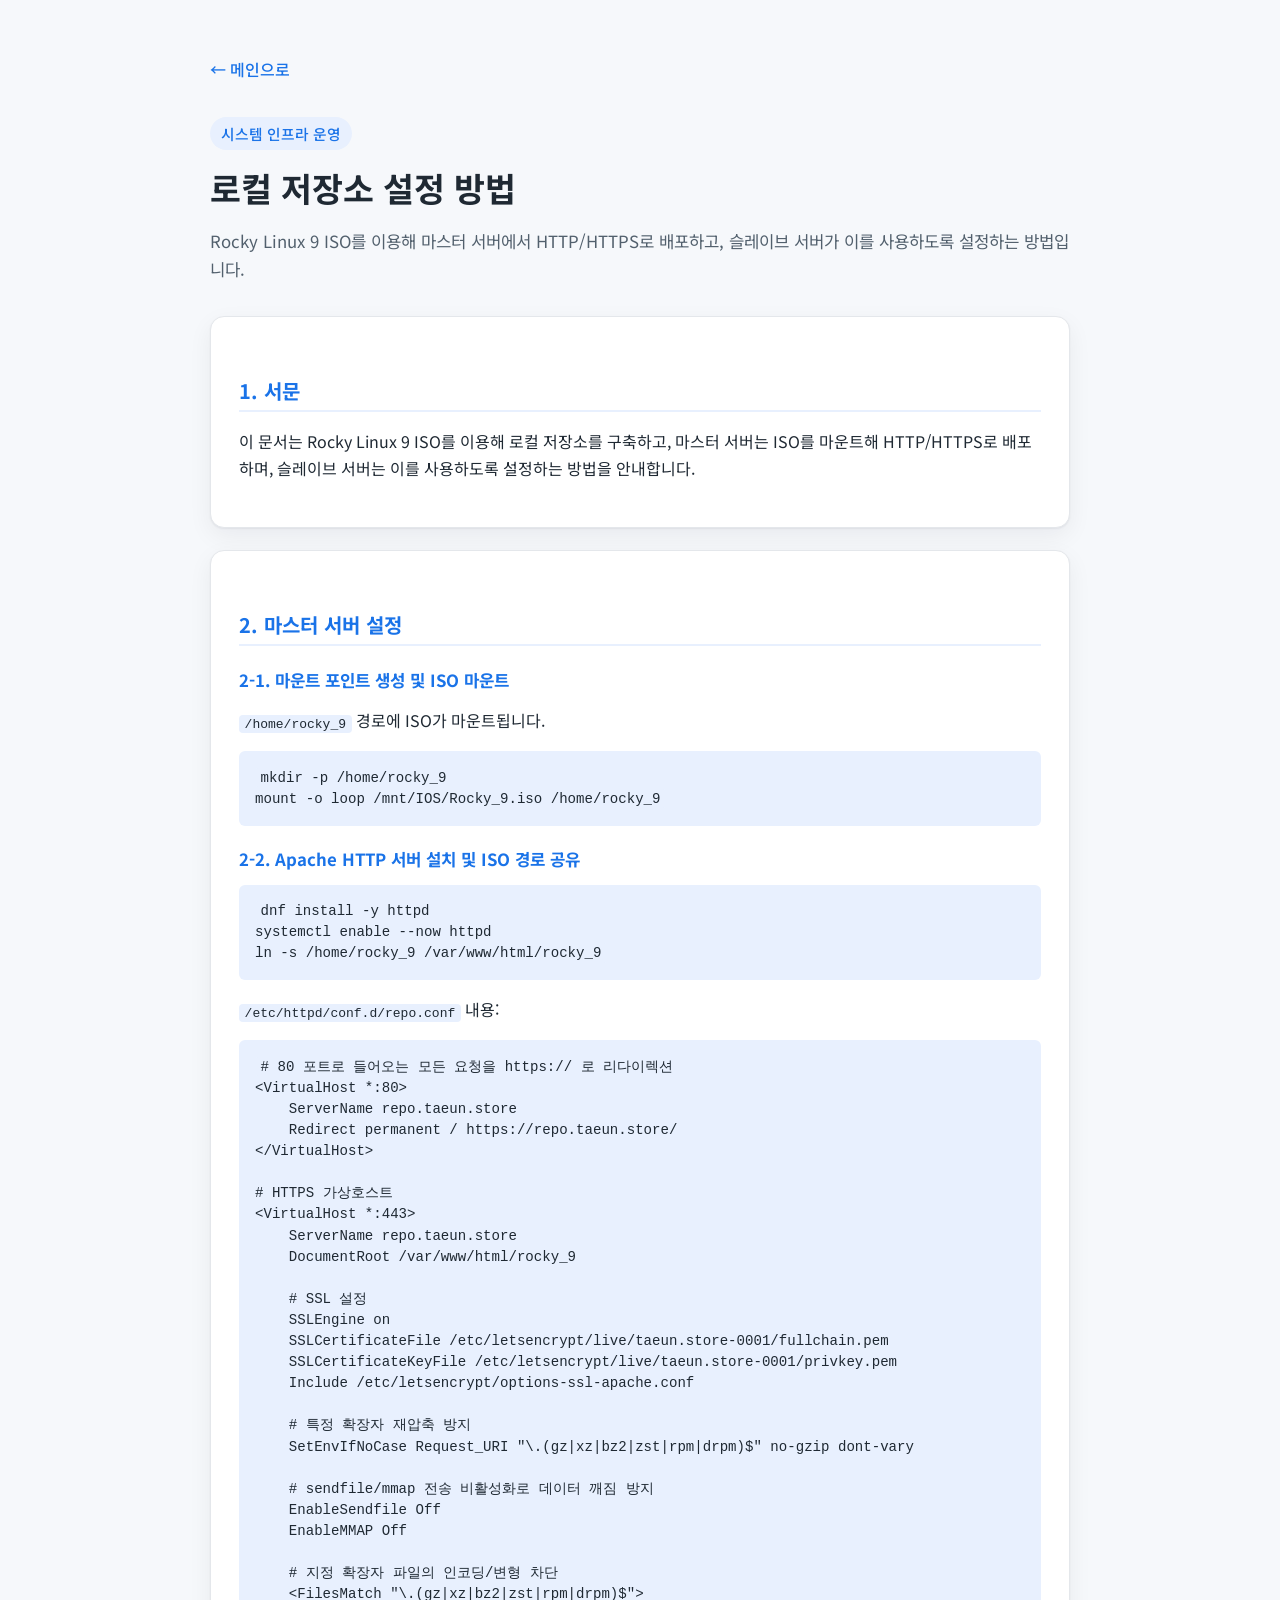
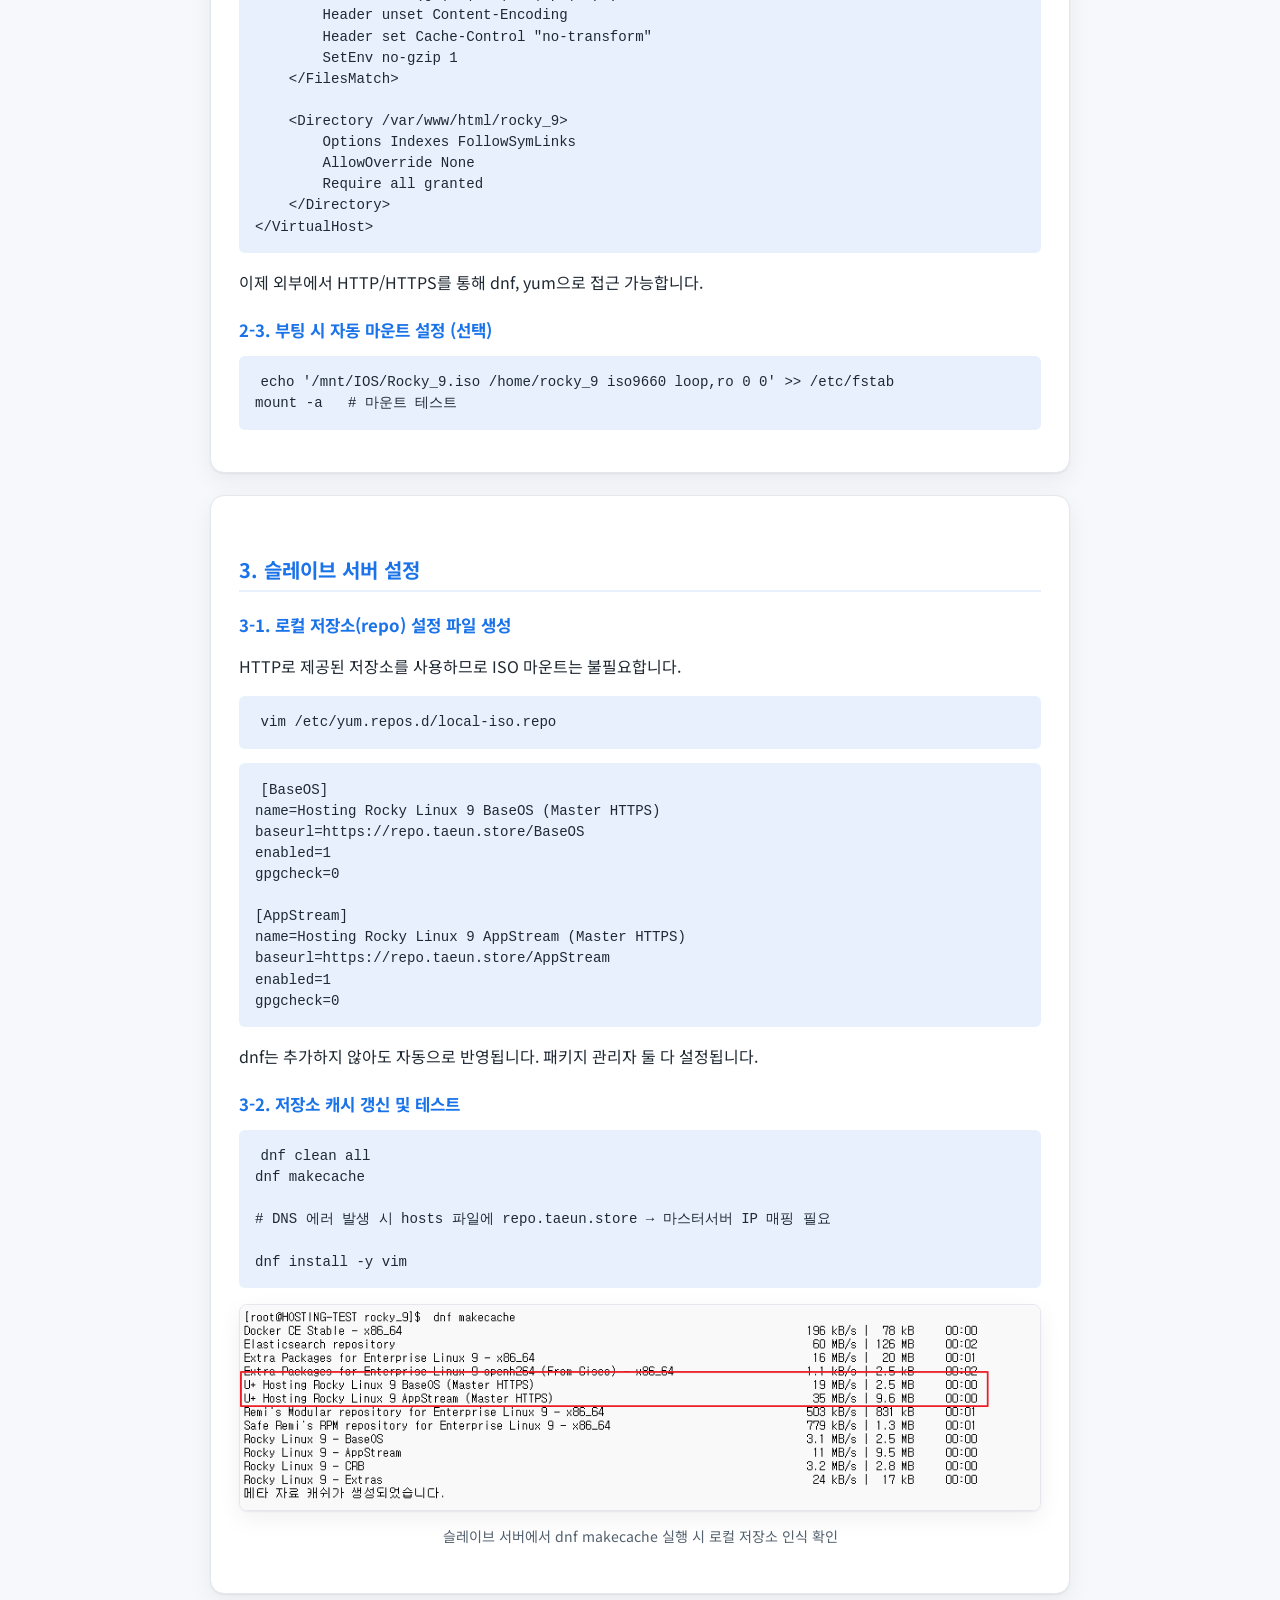
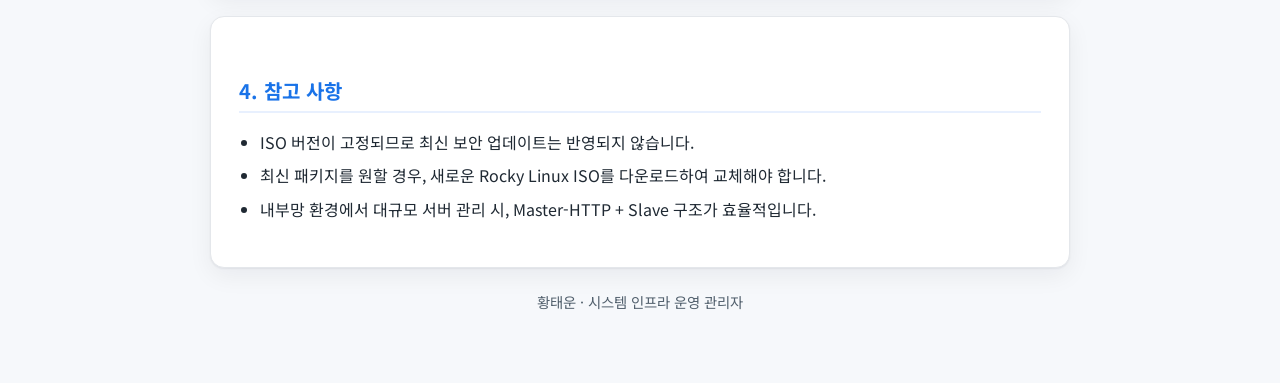
<file: skills/local-repo/index.html>
<!DOCTYPE html>
<html lang="ko">
<head>
  <meta charset="UTF-8" />
  <meta name="viewport" content="width=device-width, initial-scale=1.0"/>
  <title>로컬 저장소 설정 방법 – 황태운</title>
  <meta name="description" content="Rocky Linux 9 ISO를 이용한 로컬 저장소(Master-Slave) 구축 방법" />
  <meta name="theme-color" content="#1a73e8" />
  <link rel="stylesheet" href="../../assets/style.css" />
</head>
<body>
  <main>
    <a href="../../index.html" class="back-link">← 메인으로</a>

    <header>
      <p class="tagline">시스템 인프라 운영</p>
      <h1>로컬 저장소 설정 방법</h1>
      <p class="lead">Rocky Linux 9 ISO를 이용해 마스터 서버에서 HTTP/HTTPS로 배포하고, 슬레이브 서버가 이를 사용하도록 설정하는 방법입니다.</p>
    </header>

    <section>
      <h2>1. 서문</h2>
      <p>이 문서는 Rocky Linux 9 ISO를 이용해 로컬 저장소를 구축하고, 마스터 서버는 ISO를 마운트해 HTTP/HTTPS로 배포하며, 슬레이브 서버는 이를 사용하도록 설정하는 방법을 안내합니다.</p>
    </section>

    <section>
      <h2>2. 마스터 서버 설정</h2>

      <h3>2-1. 마운트 포인트 생성 및 ISO 마운트</h3>
      <p><code>/home/rocky_9</code> 경로에 ISO가 마운트됩니다.</p>
<pre><code>mkdir -p /home/rocky_9
mount -o loop /mnt/IOS/Rocky_9.iso /home/rocky_9</code></pre>

      <h3>2-2. Apache HTTP 서버 설치 및 ISO 경로 공유</h3>
<pre><code>dnf install -y httpd
systemctl enable --now httpd
ln -s /home/rocky_9 /var/www/html/rocky_9</code></pre>

      <p><code>/etc/httpd/conf.d/repo.conf</code> 내용:</p>
<pre><code># 80 포트로 들어오는 모든 요청을 https:// 로 리다이렉션
&lt;VirtualHost *:80&gt;
    ServerName repo.taeun.store
    Redirect permanent / https://repo.taeun.store/
&lt;/VirtualHost&gt;

# HTTPS 가상호스트
&lt;VirtualHost *:443&gt;
    ServerName repo.taeun.store
    DocumentRoot /var/www/html/rocky_9

    # SSL 설정
    SSLEngine on
    SSLCertificateFile /etc/letsencrypt/live/taeun.store-0001/fullchain.pem
    SSLCertificateKeyFile /etc/letsencrypt/live/taeun.store-0001/privkey.pem
    Include /etc/letsencrypt/options-ssl-apache.conf

    # 특정 확장자 재압축 방지
    SetEnvIfNoCase Request_URI "\.(gz|xz|bz2|zst|rpm|drpm)$" no-gzip dont-vary

    # sendfile/mmap 전송 비활성화로 데이터 깨짐 방지
    EnableSendfile Off
    EnableMMAP Off

    # 지정 확장자 파일의 인코딩/변형 차단
    &lt;FilesMatch "\.(gz|xz|bz2|zst|rpm|drpm)$"&gt;
        Header unset Content-Encoding
        Header set Cache-Control "no-transform"
        SetEnv no-gzip 1
    &lt;/FilesMatch&gt;

    &lt;Directory /var/www/html/rocky_9&gt;
        Options Indexes FollowSymLinks
        AllowOverride None
        Require all granted
    &lt;/Directory&gt;
&lt;/VirtualHost&gt;</code></pre>
      <p>이제 외부에서 HTTP/HTTPS를 통해 dnf, yum으로 접근 가능합니다.</p>

      <h3>2-3. 부팅 시 자동 마운트 설정 (선택)</h3>
<pre><code>echo '/mnt/IOS/Rocky_9.iso /home/rocky_9 iso9660 loop,ro 0 0' &gt;&gt; /etc/fstab
mount -a   # 마운트 테스트</code></pre>
    </section>

    <section>
      <h2>3. 슬레이브 서버 설정</h2>

      <h3>3-1. 로컬 저장소(repo) 설정 파일 생성</h3>
      <p>HTTP로 제공된 저장소를 사용하므로 ISO 마운트는 불필요합니다.</p>
<pre><code>vim /etc/yum.repos.d/local-iso.repo</code></pre>
<pre><code>[BaseOS]
name=Hosting Rocky Linux 9 BaseOS (Master HTTPS)
baseurl=https://repo.taeun.store/BaseOS
enabled=1
gpgcheck=0

[AppStream]
name=Hosting Rocky Linux 9 AppStream (Master HTTPS)
baseurl=https://repo.taeun.store/AppStream
enabled=1
gpgcheck=0</code></pre>
      <p>dnf는 추가하지 않아도 자동으로 반영됩니다. 패키지 관리자 둘 다 설정됩니다.</p>

      <h3>3-2. 저장소 캐시 갱신 및 테스트</h3>
<pre><code>dnf clean all
dnf makecache

# DNS 에러 발생 시 hosts 파일에 repo.taeun.store → 마스터서버 IP 매핑 필요

dnf install -y vim</code></pre>

      <div class="img-wrap">
        <img src="images/local_repo_makecache.png" alt="dnf makecache 결과" />
        <p class="img-caption">슬레이브 서버에서 dnf makecache 실행 시 로컬 저장소 인식 확인</p>
      </div>
    </section>

    <section>
      <h2>4. 참고 사항</h2>
      <ul>
        <li>ISO 버전이 고정되므로 최신 보안 업데이트는 반영되지 않습니다.</li>
        <li>최신 패키지를 원할 경우, 새로운 Rocky Linux ISO를 다운로드하여 교체해야 합니다.</li>
        <li>내부망 환경에서 대규모 서버 관리 시, Master-HTTP + Slave 구조가 효율적입니다.</li>
      </ul>
    </section>
  </main>

  <footer>
    <p>황태운 · 시스템 인프라 운영 관리자</p>
  </footer>
</body>
</html>
</file>
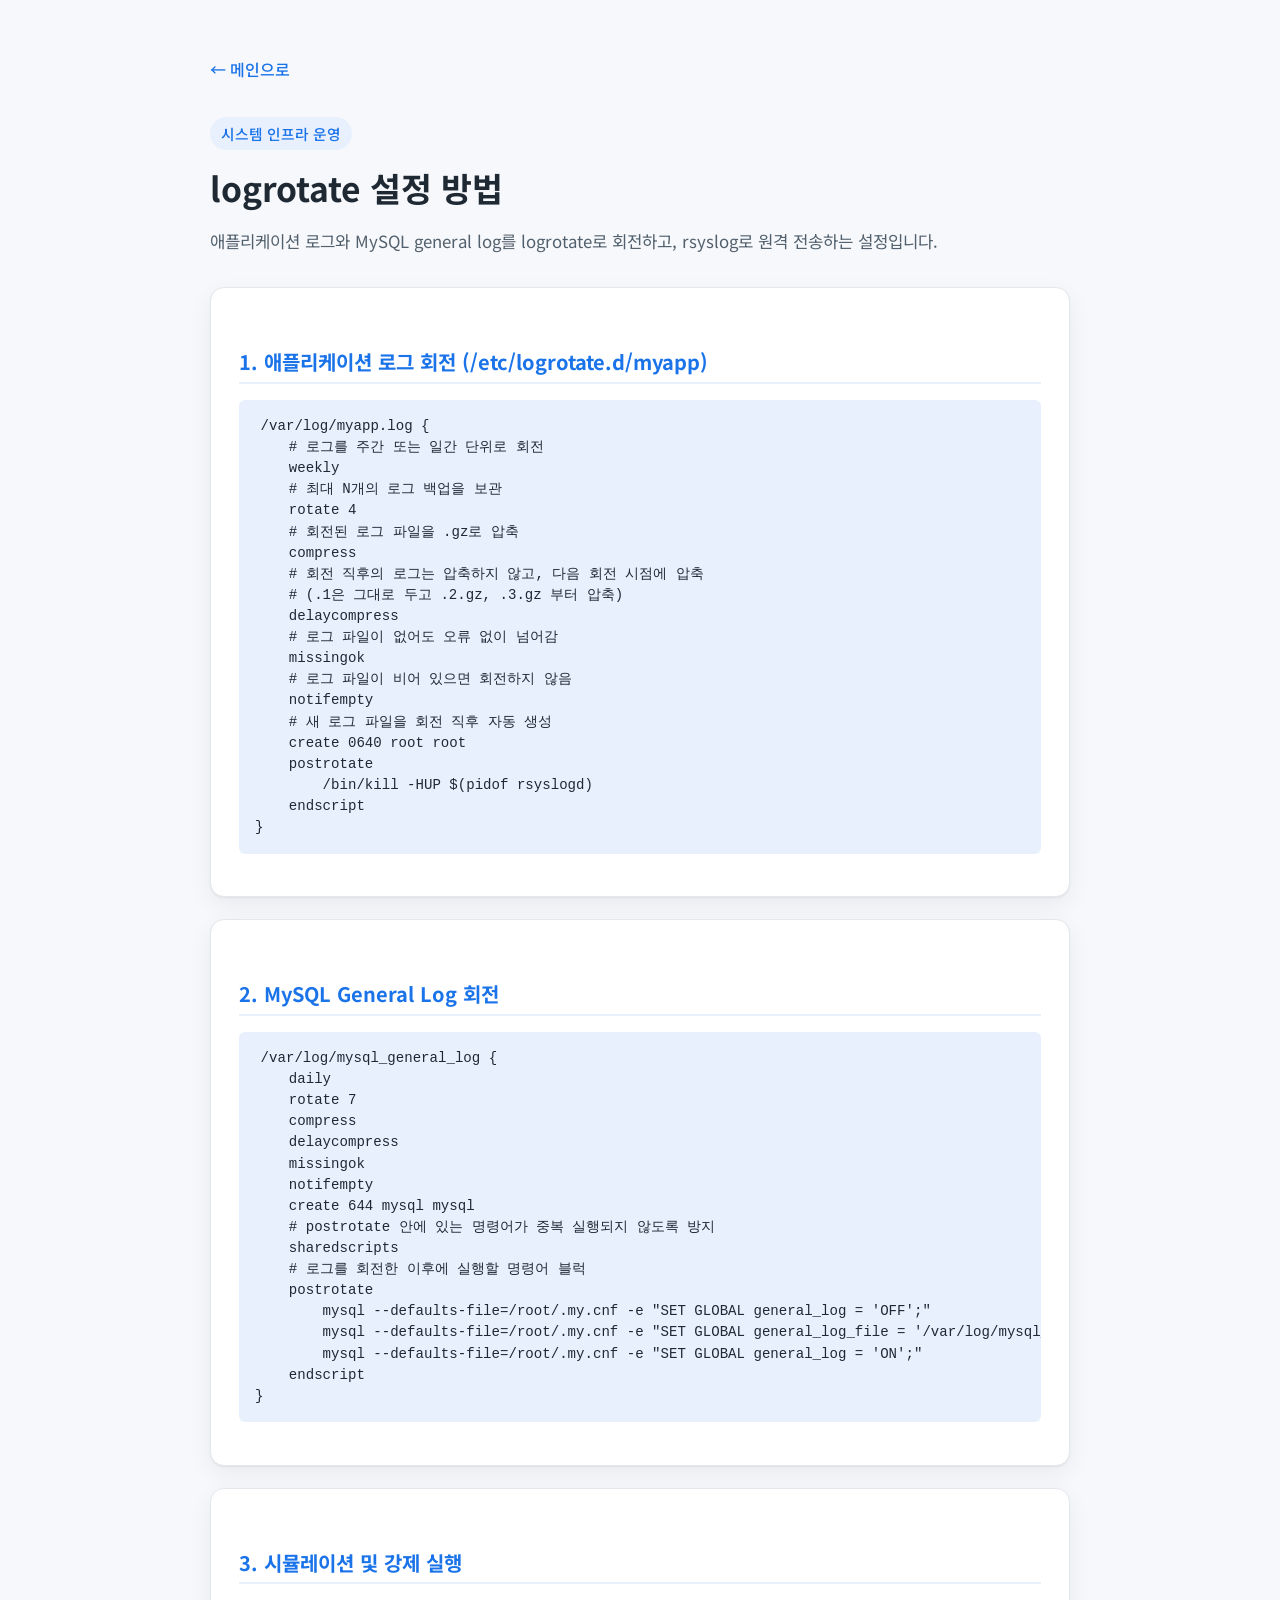
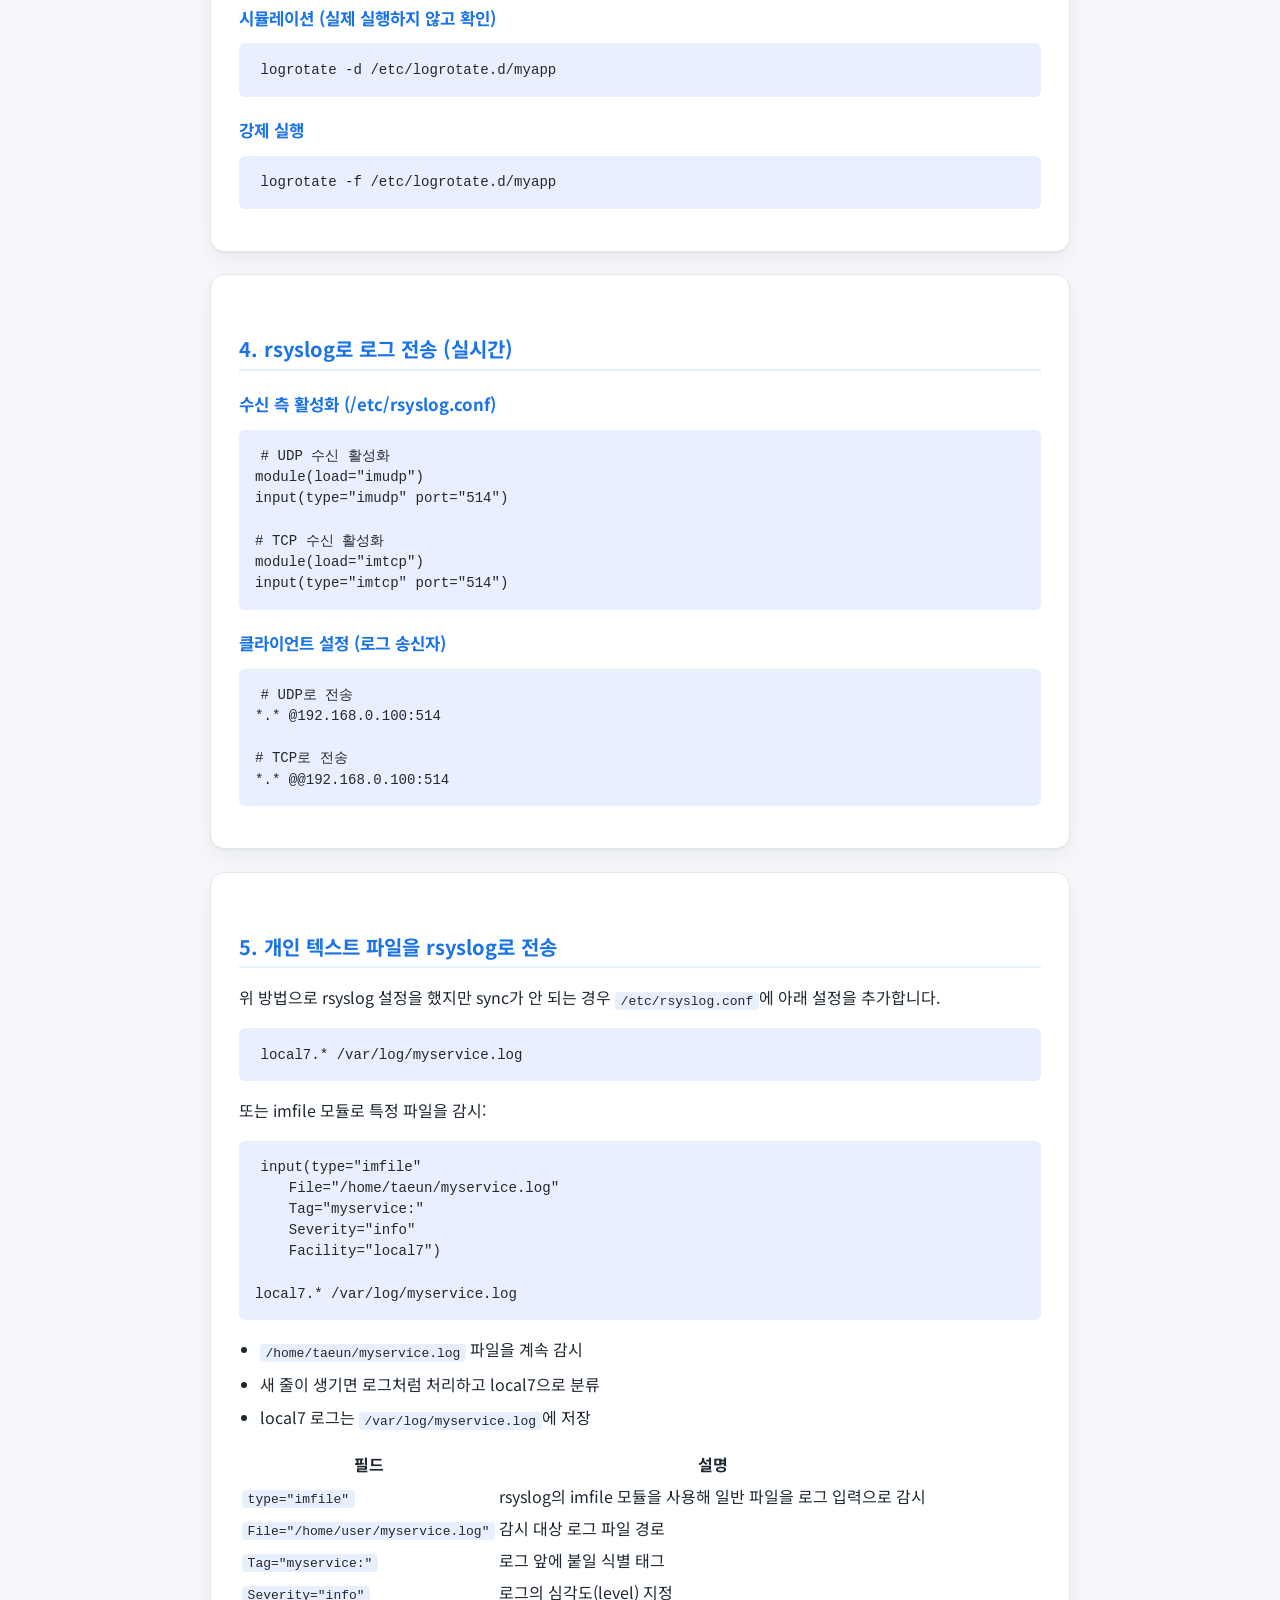
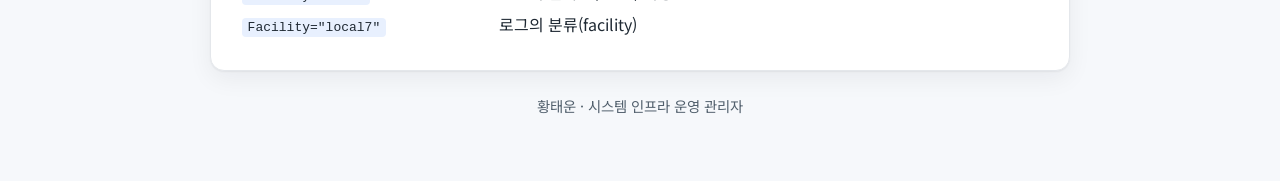
<file: skills/logrotate/index.html>
<!DOCTYPE html>
<html lang="ko">
<head>
  <meta charset="UTF-8" />
  <meta name="viewport" content="width=device-width, initial-scale=1.0"/>
  <title>logrotate 설정 방법 – 황태운</title>
  <meta name="description" content="logrotate와 rsyslog를 활용한 로그 회전 및 전송 설정 방법" />
  <meta name="theme-color" content="#1a73e8" />
  <link rel="stylesheet" href="../../assets/style.css" />
</head>
<body>
  <main>
    <a href="../../index.html" class="back-link">← 메인으로</a>

    <header>
      <p class="tagline">시스템 인프라 운영</p>
      <h1>logrotate 설정 방법</h1>
      <p class="lead">애플리케이션 로그와 MySQL general log를 logrotate로 회전하고, rsyslog로 원격 전송하는 설정입니다.</p>
    </header>

    <section>
      <h2>1. 애플리케이션 로그 회전 (/etc/logrotate.d/myapp)</h2>
      <pre><code>/var/log/myapp.log {
    # 로그를 주간 또는 일간 단위로 회전
    weekly
    # 최대 N개의 로그 백업을 보관
    rotate 4
    # 회전된 로그 파일을 .gz로 압축
    compress
    # 회전 직후의 로그는 압축하지 않고, 다음 회전 시점에 압축
    # (.1은 그대로 두고 .2.gz, .3.gz 부터 압축)
    delaycompress
    # 로그 파일이 없어도 오류 없이 넘어감
    missingok
    # 로그 파일이 비어 있으면 회전하지 않음
    notifempty
    # 새 로그 파일을 회전 직후 자동 생성
    create 0640 root root
    postrotate
        /bin/kill -HUP $(pidof rsyslogd)
    endscript
}</code></pre>
    </section>

    <section>
      <h2>2. MySQL General Log 회전</h2>
      <pre><code>/var/log/mysql_general_log {
    daily
    rotate 7
    compress
    delaycompress
    missingok
    notifempty
    create 644 mysql mysql
    # postrotate 안에 있는 명령어가 중복 실행되지 않도록 방지
    sharedscripts
    # 로그를 회전한 이후에 실행할 명령어 블럭
    postrotate
        mysql --defaults-file=/root/.my.cnf -e "SET GLOBAL general_log = 'OFF';"
        mysql --defaults-file=/root/.my.cnf -e "SET GLOBAL general_log_file = '/var/log/mysql_general_log';"
        mysql --defaults-file=/root/.my.cnf -e "SET GLOBAL general_log = 'ON';"
    endscript
}</code></pre>
    </section>

    <section>
      <h2>3. 시뮬레이션 및 강제 실행</h2>
      <h3>시뮬레이션 (실제 실행하지 않고 확인)</h3>
      <pre><code>logrotate -d /etc/logrotate.d/myapp</code></pre>

      <h3>강제 실행</h3>
      <pre><code>logrotate -f /etc/logrotate.d/myapp</code></pre>
    </section>

    <section>
      <h2>4. rsyslog로 로그 전송 (실시간)</h2>
      <h3>수신 측 활성화 (/etc/rsyslog.conf)</h3>
      <pre><code># UDP 수신 활성화
module(load="imudp")
input(type="imudp" port="514")

# TCP 수신 활성화
module(load="imtcp")
input(type="imtcp" port="514")</code></pre>

      <h3>클라이언트 설정 (로그 송신자)</h3>
      <pre><code># UDP로 전송
*.* @192.168.0.100:514

# TCP로 전송
*.* @@192.168.0.100:514</code></pre>
    </section>

    <section>
      <h2>5. 개인 텍스트 파일을 rsyslog로 전송</h2>
      <p>위 방법으로 rsyslog 설정을 했지만 sync가 안 되는 경우 <code>/etc/rsyslog.conf</code>에 아래 설정을 추가합니다.</p>

      <pre><code>local7.* /var/log/myservice.log</code></pre>

      <p>또는 imfile 모듈로 특정 파일을 감시:</p>
      <pre><code>input(type="imfile"
    File="/home/taeun/myservice.log"
    Tag="myservice:"
    Severity="info"
    Facility="local7")

local7.* /var/log/myservice.log</code></pre>

      <ul>
        <li><code>/home/taeun/myservice.log</code> 파일을 계속 감시</li>
        <li>새 줄이 생기면 로그처럼 처리하고 local7으로 분류</li>
        <li>local7 로그는 <code>/var/log/myservice.log</code>에 저장</li>
      </ul>

      <table>
        <thead>
          <tr>
            <th>필드</th>
            <th>설명</th>
          </tr>
        </thead>
        <tbody>
          <tr>
            <td><code>type="imfile"</code></td>
            <td>rsyslog의 imfile 모듈을 사용해 일반 파일을 로그 입력으로 감시</td>
          </tr>
          <tr>
            <td><code>File="/home/user/myservice.log"</code></td>
            <td>감시 대상 로그 파일 경로</td>
          </tr>
          <tr>
            <td><code>Tag="myservice:"</code></td>
            <td>로그 앞에 붙일 식별 태그</td>
          </tr>
          <tr>
            <td><code>Severity="info"</code></td>
            <td>로그의 심각도(level) 지정</td>
          </tr>
          <tr>
            <td><code>Facility="local7"</code></td>
            <td>로그의 분류(facility)</td>
          </tr>
        </tbody>
      </table>
    </section>
  </main>

  <footer>
    <p>황태운 · 시스템 인프라 운영 관리자</p>
  </footer>
</body>
</html>
</file>
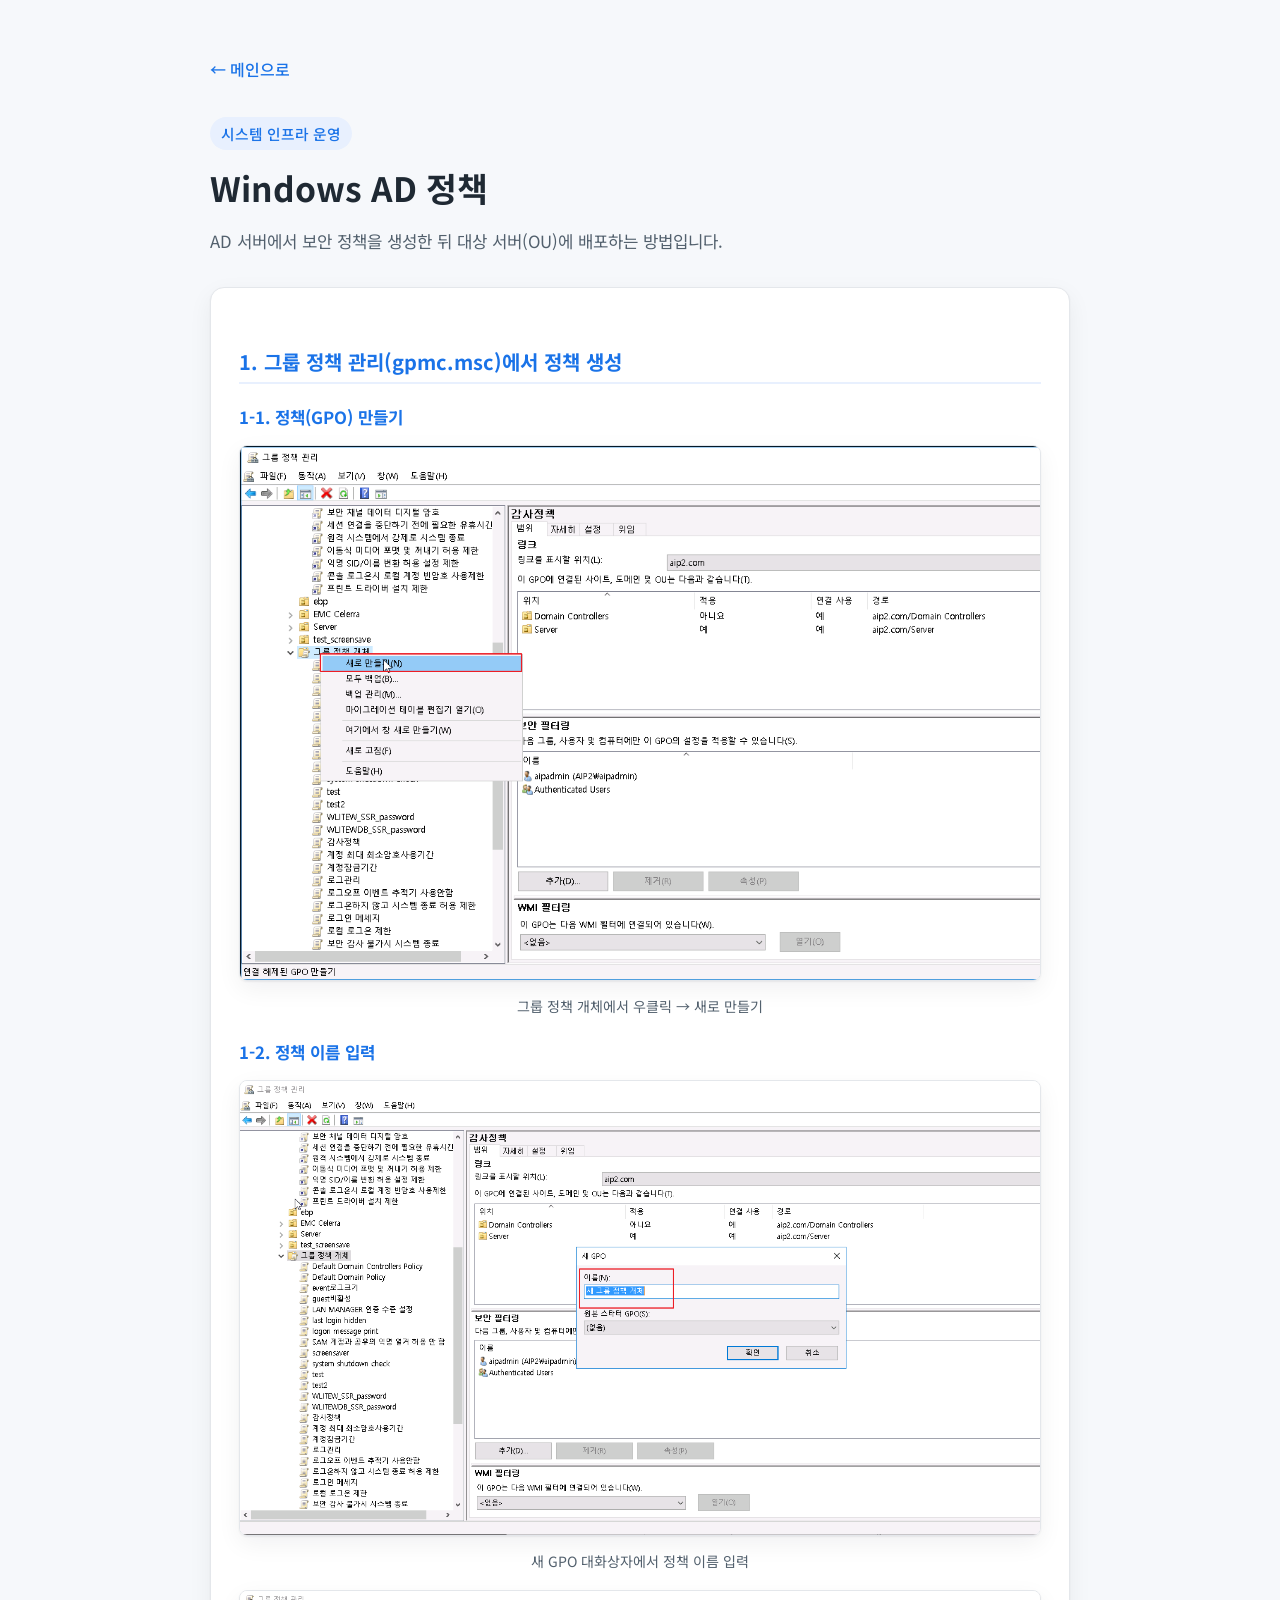
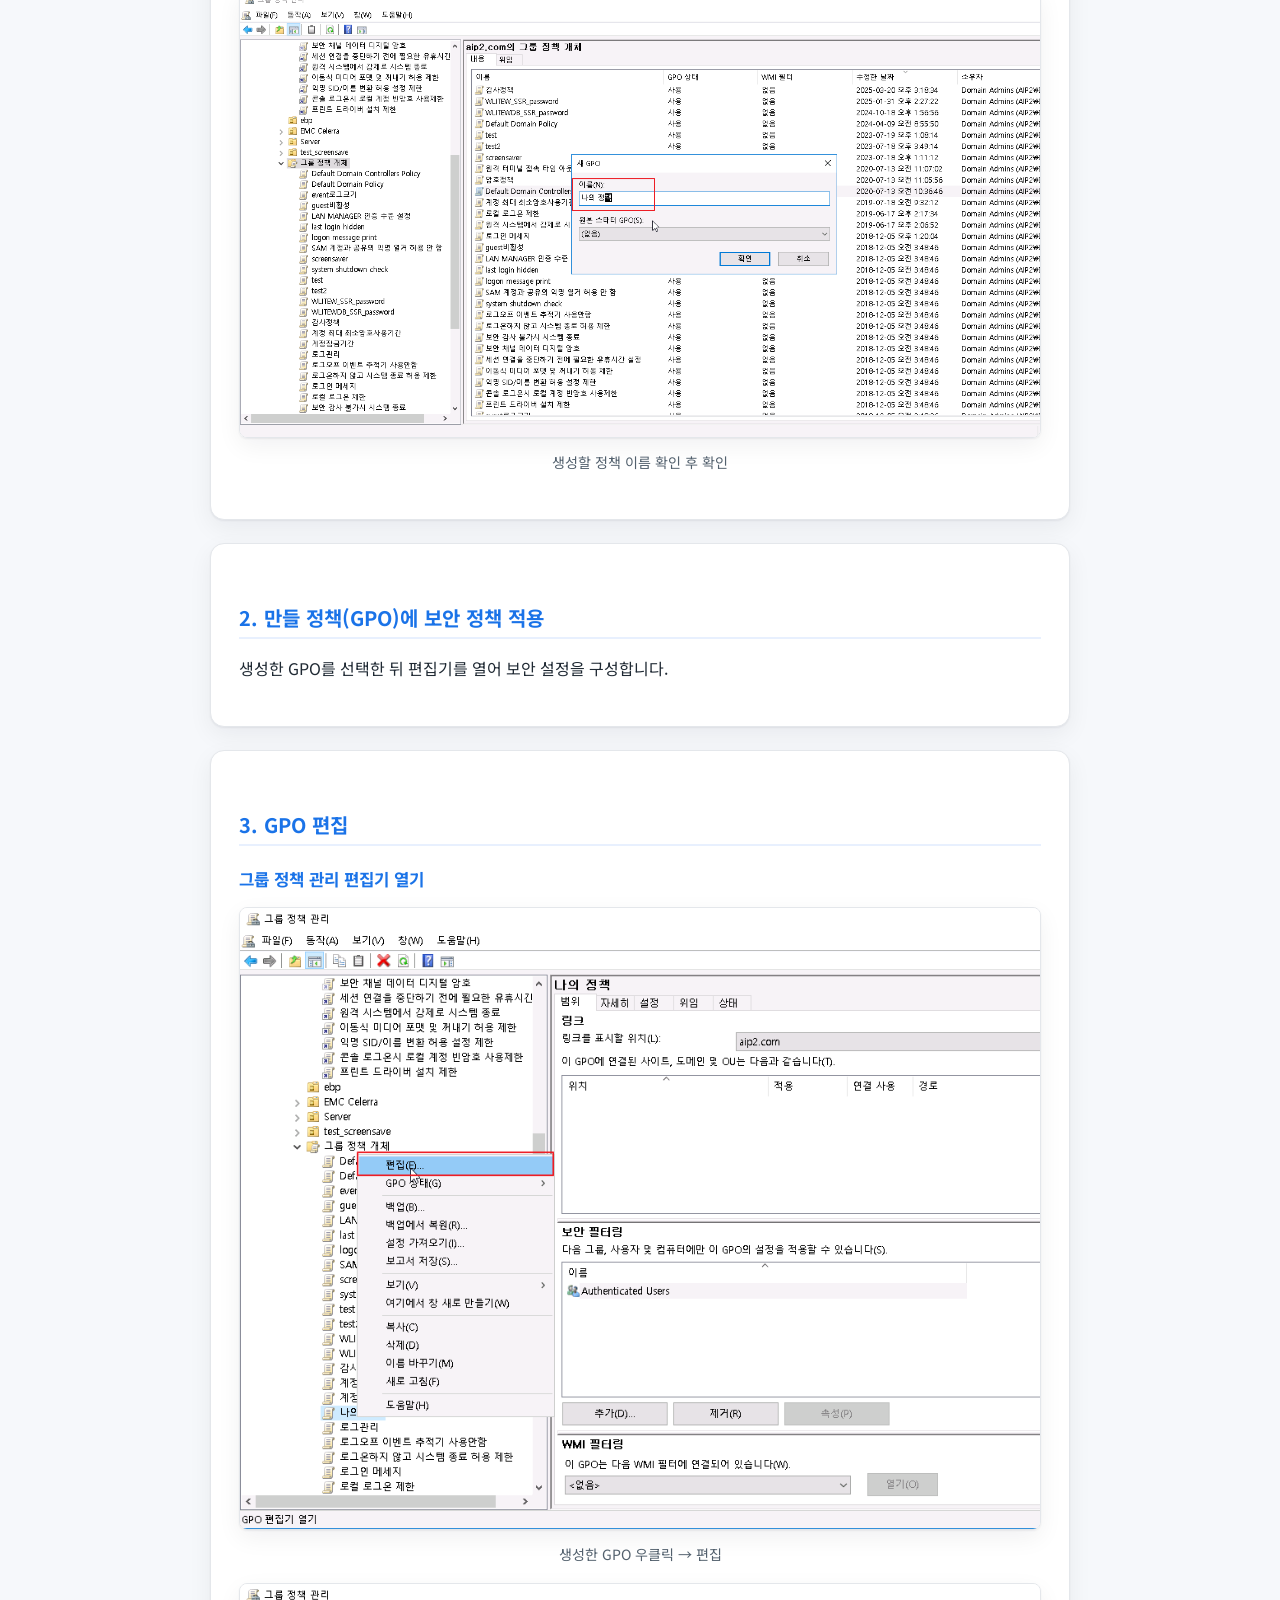
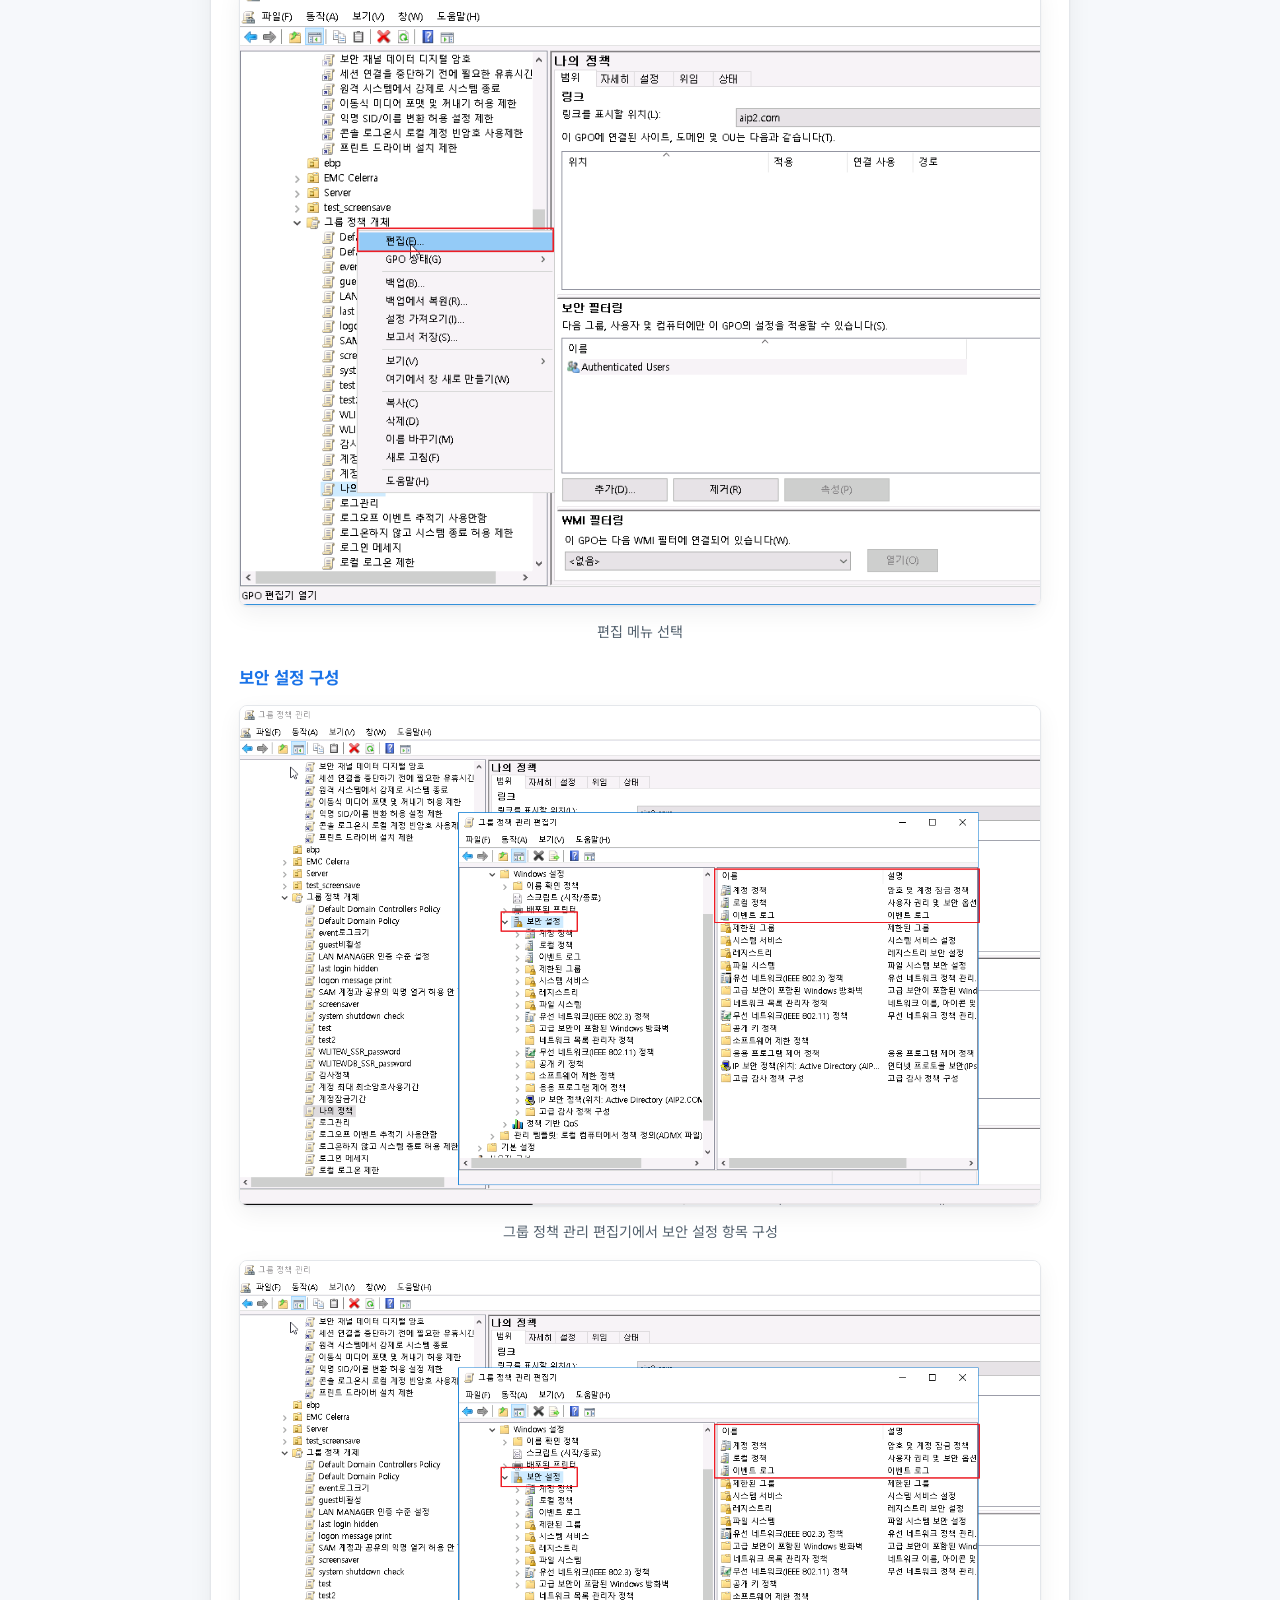
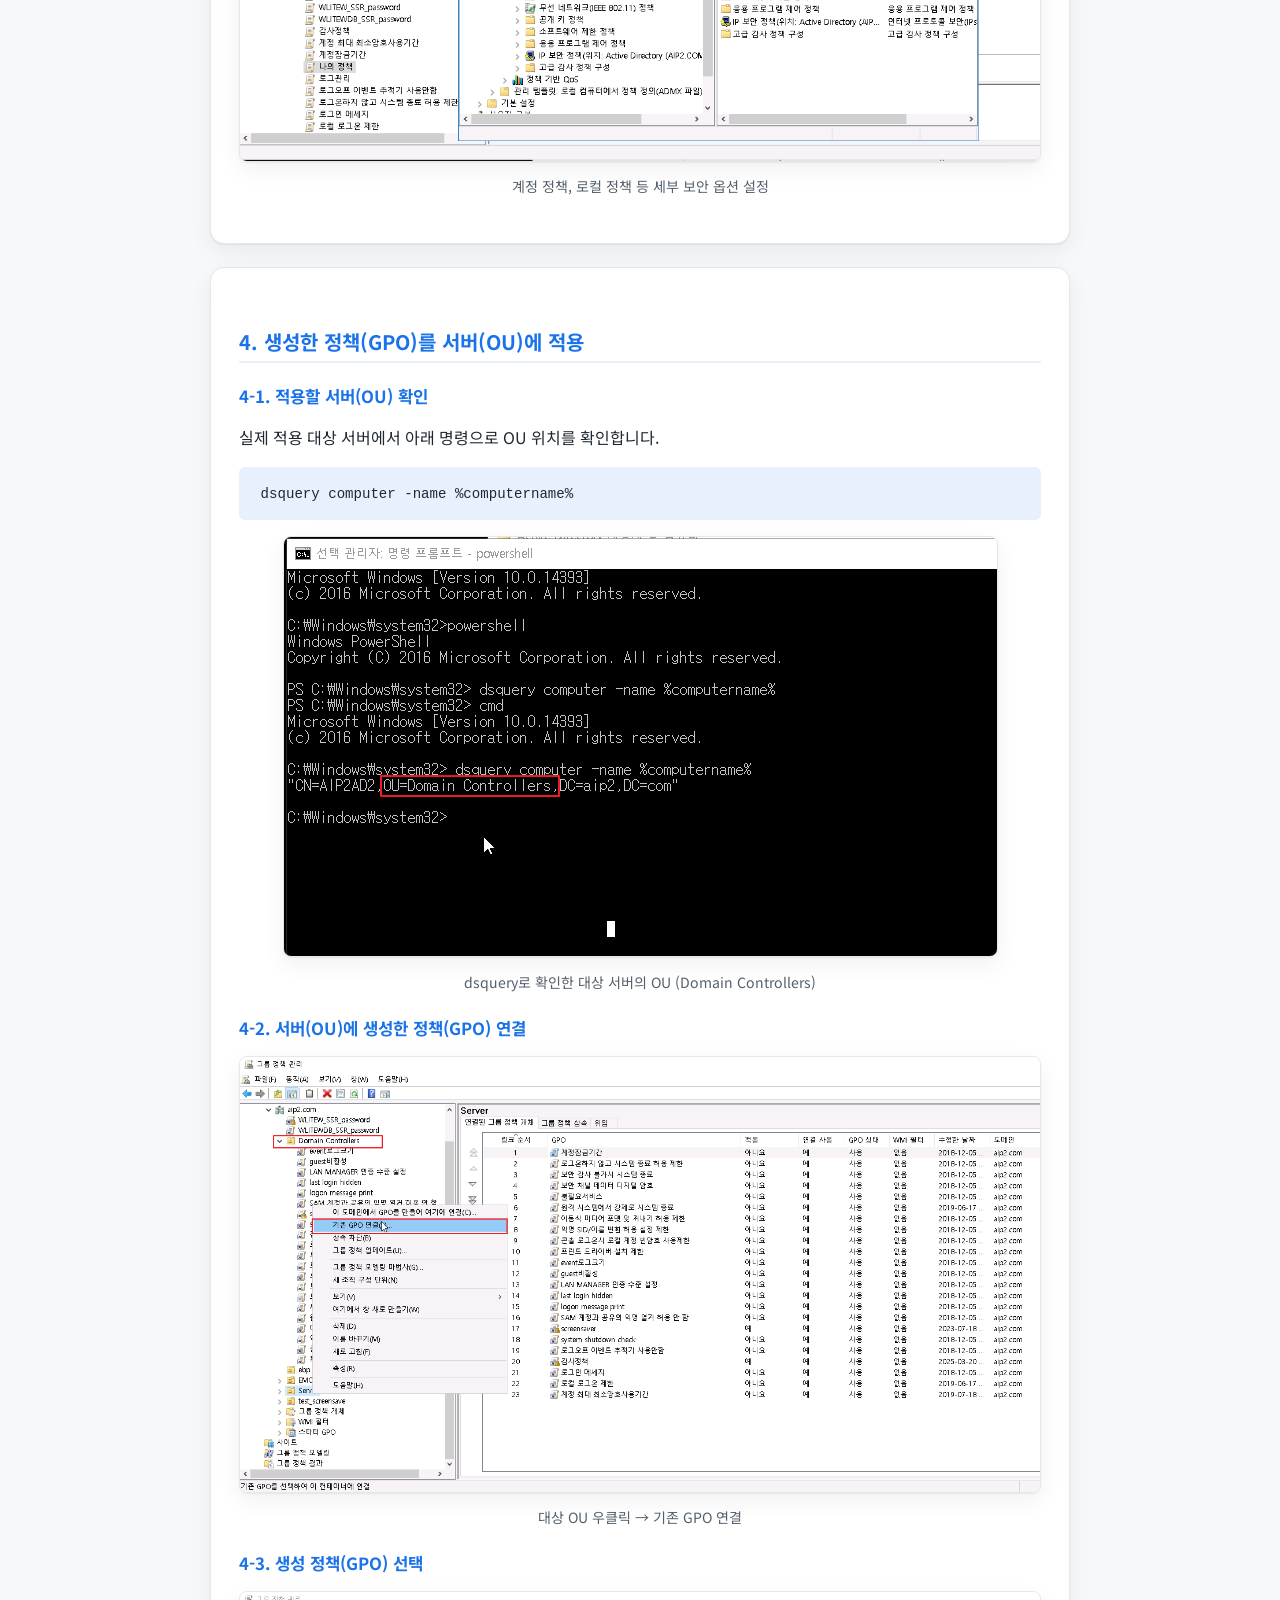
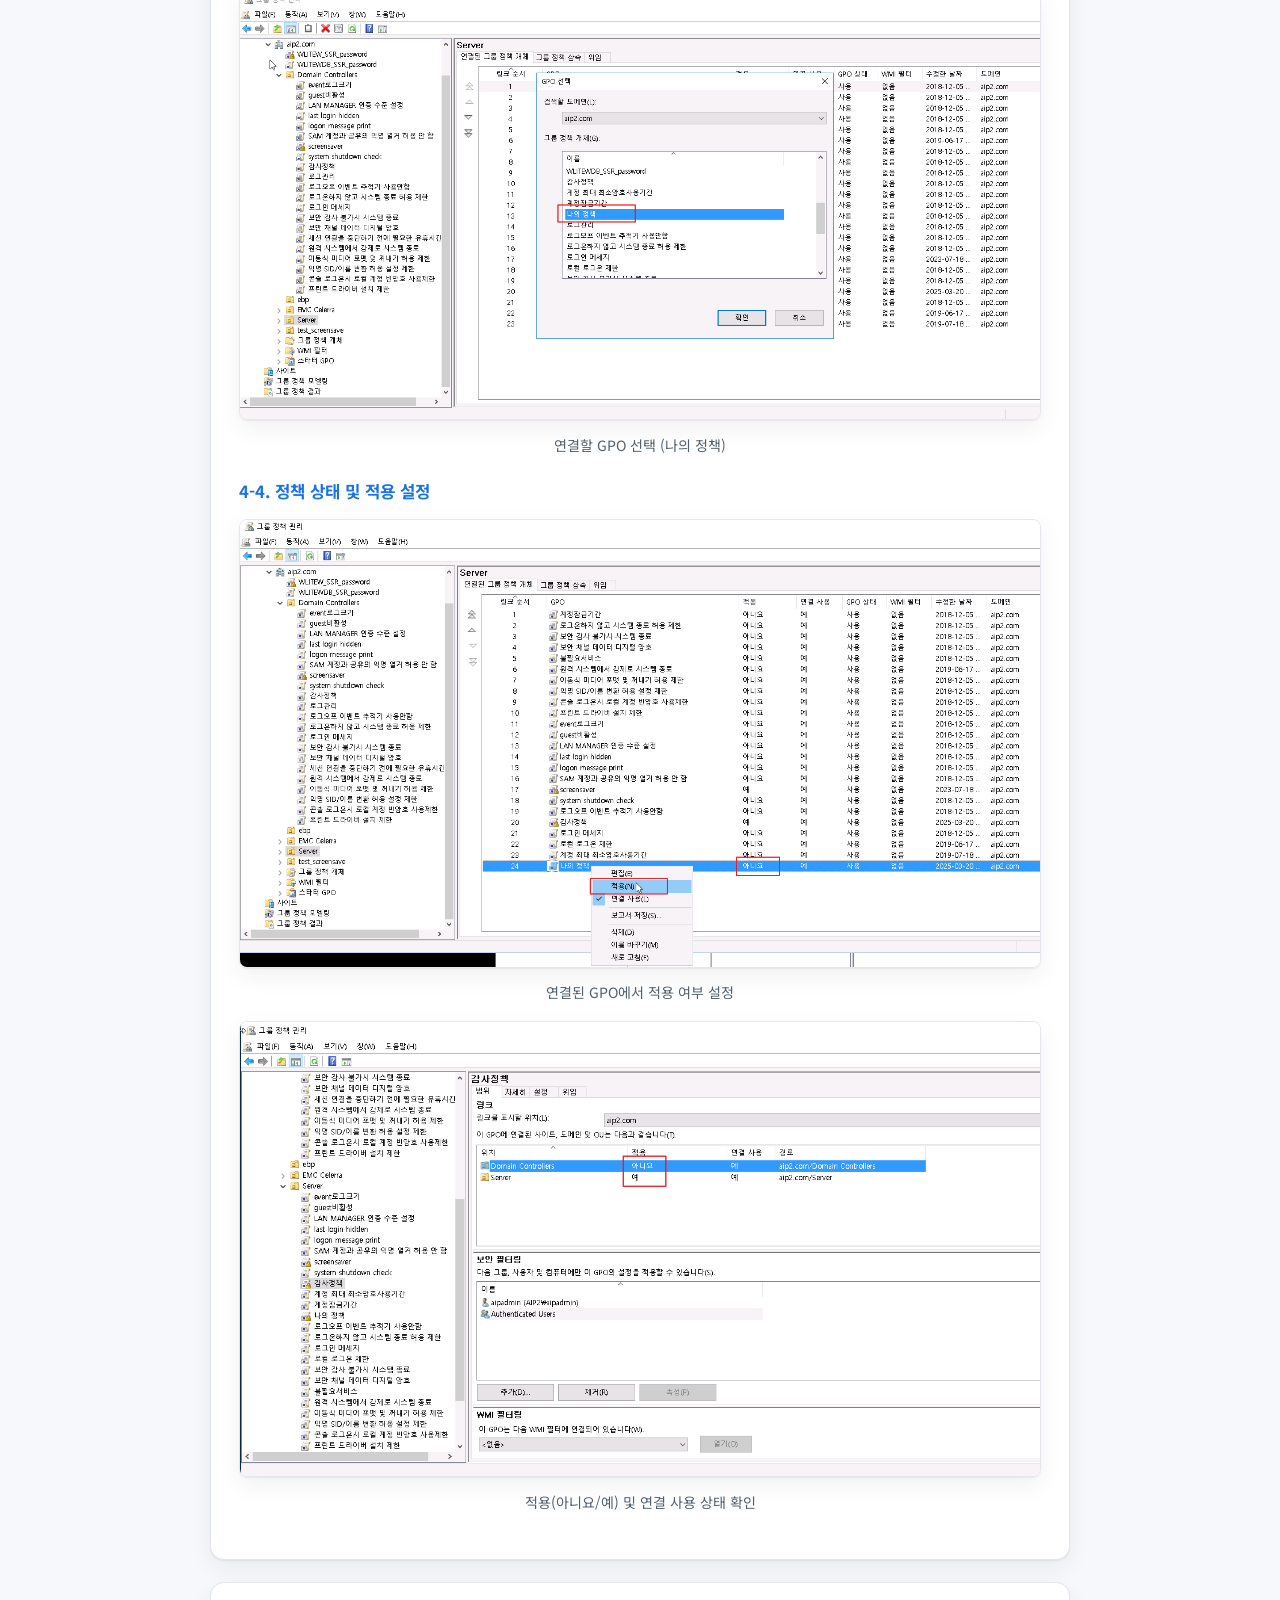
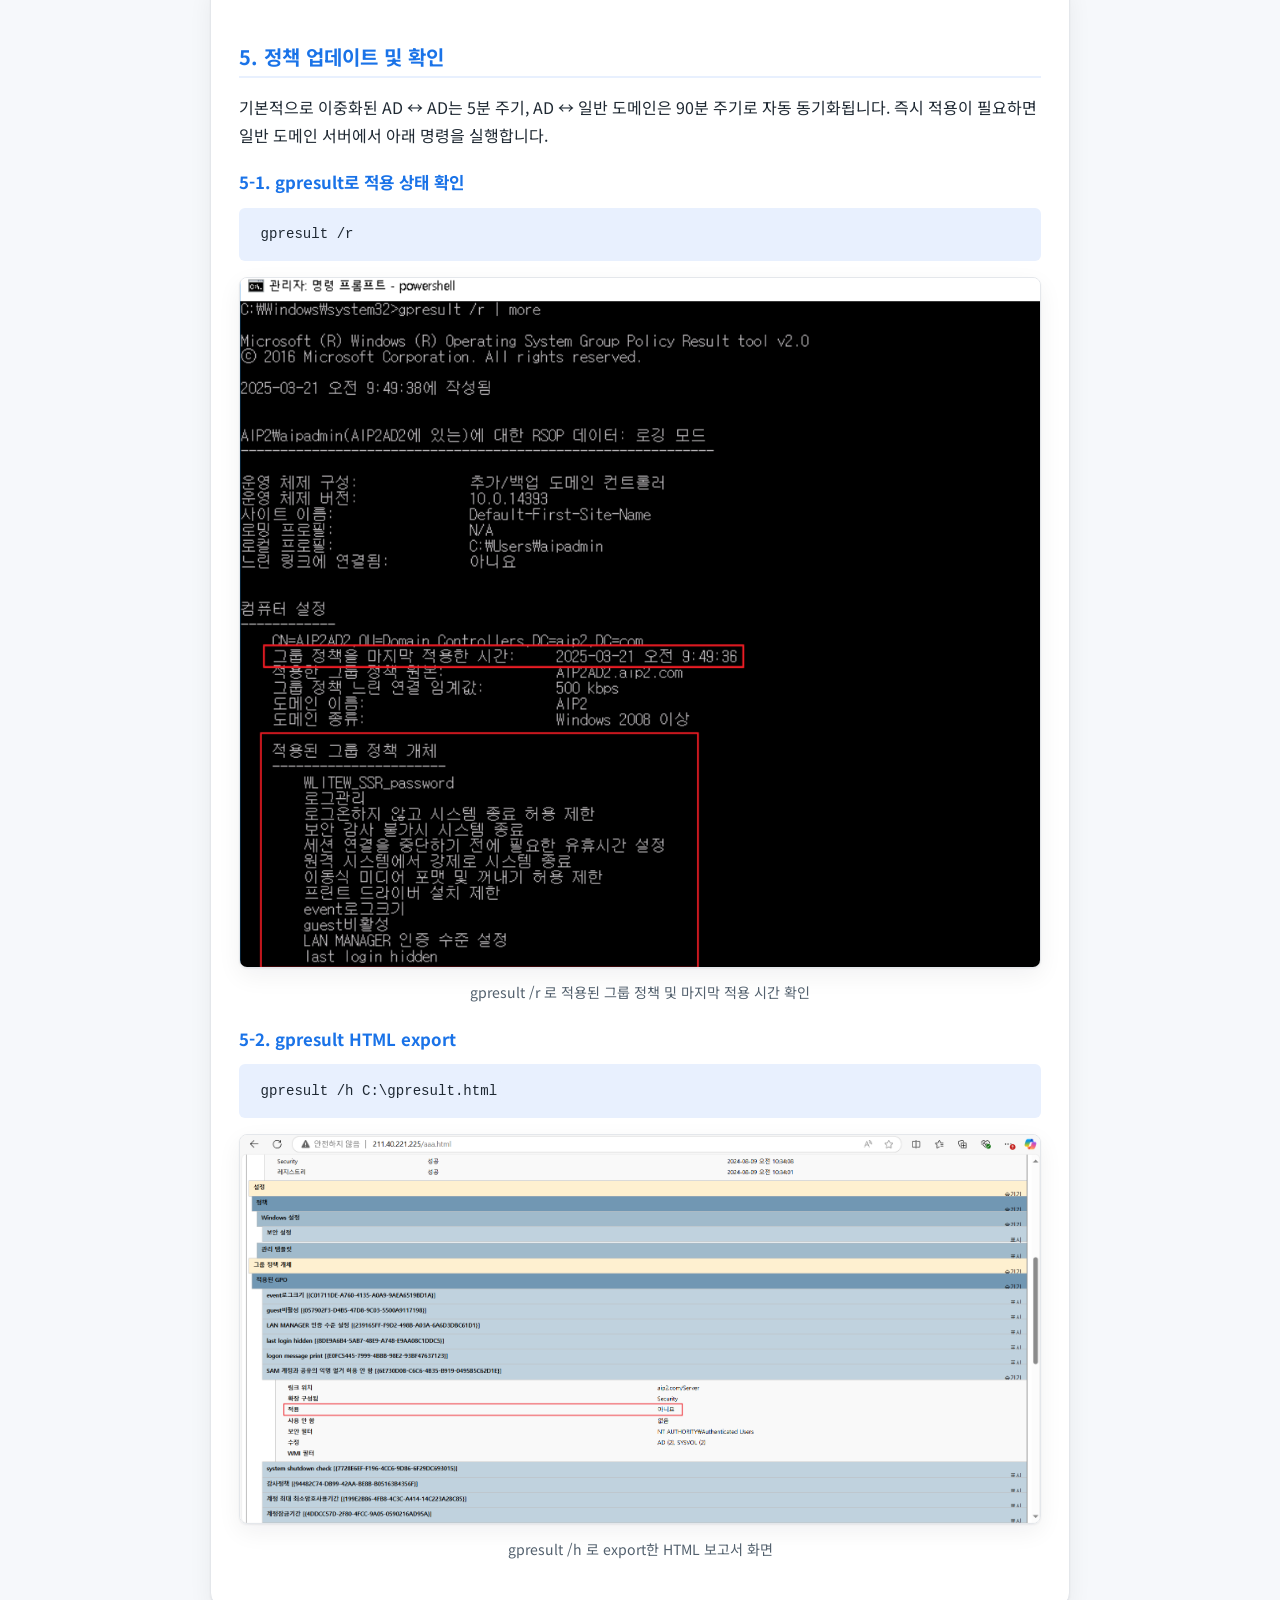
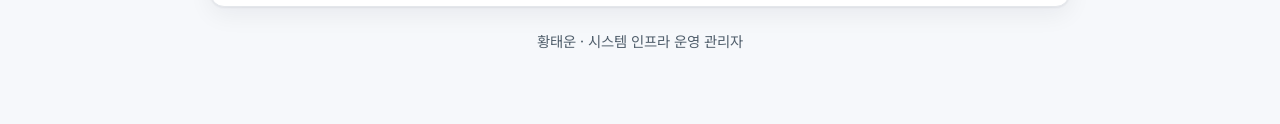
<file: skills/windows-ad/index.html>
<!DOCTYPE html>
<html lang="ko">
<head>
  <meta charset="UTF-8" />
  <meta name="viewport" content="width=device-width, initial-scale=1.0"/>
  <title>Windows AD 정책 – 황태운</title>
  <meta name="description" content="AD 서버에서 보안 정책을 생성하고 배포하는 방법" />
  <meta name="theme-color" content="#1a73e8" />
  <link rel="stylesheet" href="../../assets/style.css" />
</head>
<body>
  <main>
    <a href="../../index.html" class="back-link">← 메인으로</a>

    <header>
      <p class="tagline">시스템 인프라 운영</p>
      <h1>Windows AD 정책</h1>
      <p class="lead">AD 서버에서 보안 정책을 생성한 뒤 대상 서버(OU)에 배포하는 방법입니다.</p>
    </header>

    <section>
      <h2>1. 그룹 정책 관리(gpmc.msc)에서 정책 생성</h2>

      <div class="step">
        <h3>1-1. 정책(GPO) 만들기</h3>
        <div class="img-wrap">
          <img src="images/windows_ad_images01.png" alt="그룹 정책 개체에서 새로 만들기" />
          <p class="img-caption">그룹 정책 개체에서 우클릭 → 새로 만들기</p>
        </div>
      </div>

      <div class="step">
        <h3>1-2. 정책 이름 입력</h3>
        <div class="img-wrap">
          <img src="images/windows_ad_images02.png" alt="새 GPO 이름 입력" />
          <p class="img-caption">새 GPO 대화상자에서 정책 이름 입력</p>
        </div>
        <div class="img-wrap">
          <img src="images/windows_ad_images03.png" alt="정책 이름 확인" />
          <p class="img-caption">생성할 정책 이름 확인 후 확인</p>
        </div>
      </div>
    </section>

    <section>
      <h2>2. 만들 정책(GPO)에 보안 정책 적용</h2>
      <p>생성한 GPO를 선택한 뒤 편집기를 열어 보안 설정을 구성합니다.</p>
    </section>

    <section>
      <h2>3. GPO 편집</h2>
      <div class="step">
        <h3>그룹 정책 관리 편집기 열기</h3>
        <div class="img-wrap">
          <img src="images/windows_ad_images04.png" alt="GPO 편집 메뉴" />
          <p class="img-caption">생성한 GPO 우클릭 → 편집</p>
        </div>
        <div class="img-wrap">
          <img src="images/windows_ad_images05.png" alt="편집 메뉴 선택" />
          <p class="img-caption">편집 메뉴 선택</p>
        </div>
      </div>

      <div class="step">
        <h3>보안 설정 구성</h3>
        <div class="img-wrap">
          <img src="images/windows_ad_images06.png" alt="보안 설정 편집" />
          <p class="img-caption">그룹 정책 관리 편집기에서 보안 설정 항목 구성</p>
        </div>
        <div class="img-wrap">
          <img src="images/windows_ad_images07.png" alt="보안 정책 상세" />
          <p class="img-caption">계정 정책, 로컬 정책 등 세부 보안 옵션 설정</p>
        </div>
      </div>
    </section>

    <section>
      <h2>4. 생성한 정책(GPO)를 서버(OU)에 적용</h2>

      <div class="step">
        <h3>4-1. 적용할 서버(OU) 확인</h3>
        <p>실제 적용 대상 서버에서 아래 명령으로 OU 위치를 확인합니다.</p>
        <pre><code>dsquery computer -name %computername%</code></pre>
        <div class="img-wrap">
          <img src="images/windows_ad_images08.png" alt="dsquery 결과" />
          <p class="img-caption">dsquery로 확인한 대상 서버의 OU (Domain Controllers)</p>
        </div>
      </div>

      <div class="step">
        <h3>4-2. 서버(OU)에 생성한 정책(GPO) 연결</h3>
        <div class="img-wrap">
          <img src="images/windows_ad_images09.png" alt="기존 GPO 연결" />
          <p class="img-caption">대상 OU 우클릭 → 기존 GPO 연결</p>
        </div>
      </div>

      <div class="step">
        <h3>4-3. 생성 정책(GPO) 선택</h3>
        <div class="img-wrap">
          <img src="images/windows_ad_images10.png" alt="GPO 선택" />
          <p class="img-caption">연결할 GPO 선택 (나의 정책)</p>
        </div>
      </div>

      <div class="step">
        <h3>4-4. 정책 상태 및 적용 설정</h3>
        <div class="img-wrap">
          <img src="images/windows_ad_images11.png" alt="정책 적용 설정" />
          <p class="img-caption">연결된 GPO에서 적용 여부 설정</p>
        </div>
        <div class="img-wrap">
          <img src="images/windows_ad_images12.png" alt="적용 및 강제 설정 확인" />
          <p class="img-caption">적용(아니요/예) 및 연결 사용 상태 확인</p>
        </div>
      </div>
    </section>

    <section>
      <h2>5. 정책 업데이트 및 확인</h2>
      <p>기본적으로 이중화된 AD ↔ AD는 5분 주기, AD ↔ 일반 도메인은 90분 주기로 자동 동기화됩니다. 즉시 적용이 필요하면 일반 도메인 서버에서 아래 명령을 실행합니다.</p>

      <div class="step">
        <h3>5-1. gpresult로 적용 상태 확인</h3>
        <pre><code>gpresult /r</code></pre>
        <div class="img-wrap">
          <img src="images/windows_ad_images13.png" alt="gpresult 결과" />
          <p class="img-caption">gpresult /r 로 적용된 그룹 정책 및 마지막 적용 시간 확인</p>
        </div>
      </div>

      <div class="step">
        <h3>5-2. gpresult HTML export</h3>
        <pre><code>gpresult /h C:\gpresult.html</code></pre>
        <div class="img-wrap">
          <img src="images/windows_ad_images14.png" alt="gpresult HTML 보고서" />
          <p class="img-caption">gpresult /h 로 export한 HTML 보고서 화면</p>
        </div>
      </div>
    </section>
  </main>

  <footer>
    <p>황태운 · 시스템 인프라 운영 관리자</p>
  </footer>
</body>
</html>
</file>
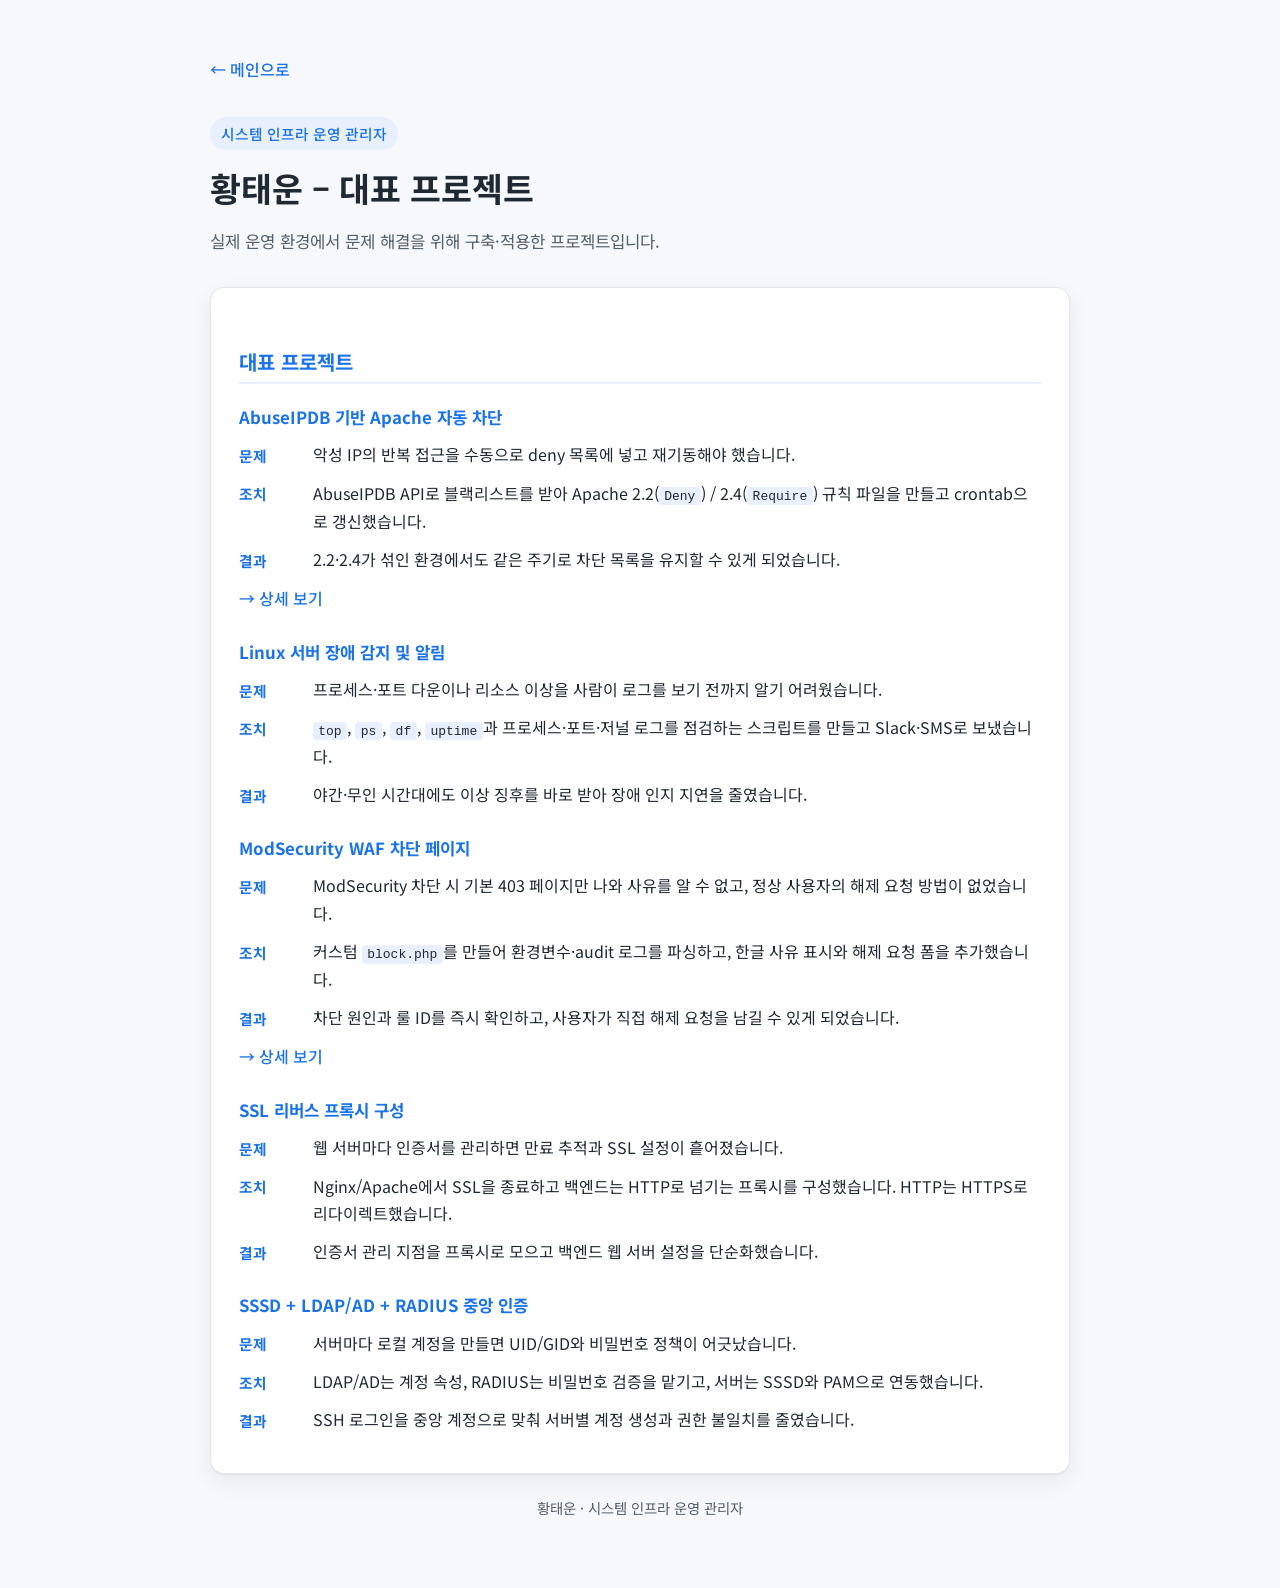
<file: projects.html>
<!DOCTYPE html>
<html lang="ko">
<head>
  <meta charset="UTF-8" />
  <meta name="viewport" content="width=device-width, initial-scale=1.0"/>
  <title>대표 프로젝트 – 황태운</title>
  <meta name="description" content="황태운 – 시스템 인프라 운영 관리자 대표 프로젝트" />
  <meta name="theme-color" content="#1a73e8" />
  <link rel="stylesheet" href="assets/style.css" />
  <style>
    .fact {
      display: flex;
      gap: 1rem;
      margin: 0.7rem 0;
      align-items: flex-start;
    }
    .fact-label {
      flex: 0 0 3.6rem;
      font-weight: 700;
      color: var(--accent);
      font-size: 0.92rem;
      padding-top: 0.1rem;
    }
    .fact p { margin: 0; }
    .project { margin-bottom: 1.8rem; }
    .project:last-child { margin-bottom: 0; }
    .project h3 { margin-bottom: 0.8rem; }
    .detail-link { margin-top: 0.6rem; font-weight: 500; }
  </style>
</head>
<body>
  <main>
    <a href="index.html" class="back-link">← 메인으로</a>

    <header>
      <p class="tagline">시스템 인프라 운영 관리자</p>
      <h1>황태운 – 대표 프로젝트</h1>
      <p class="lead">실제 운영 환경에서 문제 해결을 위해 구축·적용한 프로젝트입니다.</p>
    </header>

    <section>
      <h2>대표 프로젝트</h2>

      <article class="project">
        <h3>AbuseIPDB 기반 Apache 자동 차단</h3>
        <div class="facts">
          <div class="fact">
            <span class="fact-label">문제</span>
            <p>악성 IP의 반복 접근을 수동으로 deny 목록에 넣고 재기동해야 했습니다.</p>
          </div>
          <div class="fact">
            <span class="fact-label">조치</span>
            <p>AbuseIPDB API로 블랙리스트를 받아 Apache 2.2(<code>Deny</code>) / 2.4(<code>Require</code>) 규칙 파일을 만들고 crontab으로 갱신했습니다.</p>
          </div>
          <div class="fact">
            <span class="fact-label">결과</span>
            <p>2.2·2.4가 섞인 환경에서도 같은 주기로 차단 목록을 유지할 수 있게 되었습니다.</p>
          </div>
        </div>
        <p class="detail-link"><a href="projects/apache-ipblock/index.html">→ 상세 보기</a></p>
      </article>

      <article class="project">
        <h3>Linux 서버 장애 감지 및 알림</h3>
        <div class="facts">
          <div class="fact">
            <span class="fact-label">문제</span>
            <p>프로세스·포트 다운이나 리소스 이상을 사람이 로그를 보기 전까지 알기 어려웠습니다.</p>
          </div>
          <div class="fact">
            <span class="fact-label">조치</span>
            <p><code>top</code>, <code>ps</code>, <code>df</code>, <code>uptime</code>과 프로세스·포트·저널 로그를 점검하는 스크립트를 만들고 Slack·SMS로 보냈습니다.</p>
          </div>
          <div class="fact">
            <span class="fact-label">결과</span>
            <p>야간·무인 시간대에도 이상 징후를 바로 받아 장애 인지 지연을 줄였습니다.</p>
          </div>
        </div>
      </article>

      <article class="project">
        <h3>ModSecurity WAF 차단 페이지</h3>
        <div class="facts">
          <div class="fact">
            <span class="fact-label">문제</span>
            <p>ModSecurity 차단 시 기본 403 페이지만 나와 사유를 알 수 없고, 정상 사용자의 해제 요청 방법이 없었습니다.</p>
          </div>
          <div class="fact">
            <span class="fact-label">조치</span>
            <p>커스텀 <code>block.php</code>를 만들어 환경변수·audit 로그를 파싱하고, 한글 사유 표시와 해제 요청 폼을 추가했습니다.</p>
          </div>
          <div class="fact">
            <span class="fact-label">결과</span>
            <p>차단 원인과 룰 ID를 즉시 확인하고, 사용자가 직접 해제 요청을 남길 수 있게 되었습니다.</p>
          </div>
        </div>
        <p class="detail-link"><a href="projects/modsecurity-waf/index.html">→ 상세 보기</a></p>
      </article>

      <article class="project">
        <h3>SSL 리버스 프록시 구성</h3>
        <div class="facts">
          <div class="fact">
            <span class="fact-label">문제</span>
            <p>웹 서버마다 인증서를 관리하면 만료 추적과 SSL 설정이 흩어졌습니다.</p>
          </div>
          <div class="fact">
            <span class="fact-label">조치</span>
            <p>Nginx/Apache에서 SSL을 종료하고 백엔드는 HTTP로 넘기는 프록시를 구성했습니다. HTTP는 HTTPS로 리다이렉트했습니다.</p>
          </div>
          <div class="fact">
            <span class="fact-label">결과</span>
            <p>인증서 관리 지점을 프록시로 모으고 백엔드 웹 서버 설정을 단순화했습니다.</p>
          </div>
        </div>
      </article>

      <article class="project">
        <h3>SSSD + LDAP/AD + RADIUS 중앙 인증</h3>
        <div class="facts">
          <div class="fact">
            <span class="fact-label">문제</span>
            <p>서버마다 로컬 계정을 만들면 UID/GID와 비밀번호 정책이 어긋났습니다.</p>
          </div>
          <div class="fact">
            <span class="fact-label">조치</span>
            <p>LDAP/AD는 계정 속성, RADIUS는 비밀번호 검증을 맡기고, 서버는 SSSD와 PAM으로 연동했습니다.</p>
          </div>
          <div class="fact">
            <span class="fact-label">결과</span>
            <p>SSH 로그인을 중앙 계정으로 맞춰 서버별 계정 생성과 권한 불일치를 줄였습니다.</p>
          </div>
        </div>
      </article>
    </section>
  </main>

  <footer>
    <p>황태운 · 시스템 인프라 운영 관리자</p>
  </footer>
</body>
</html>
</file>
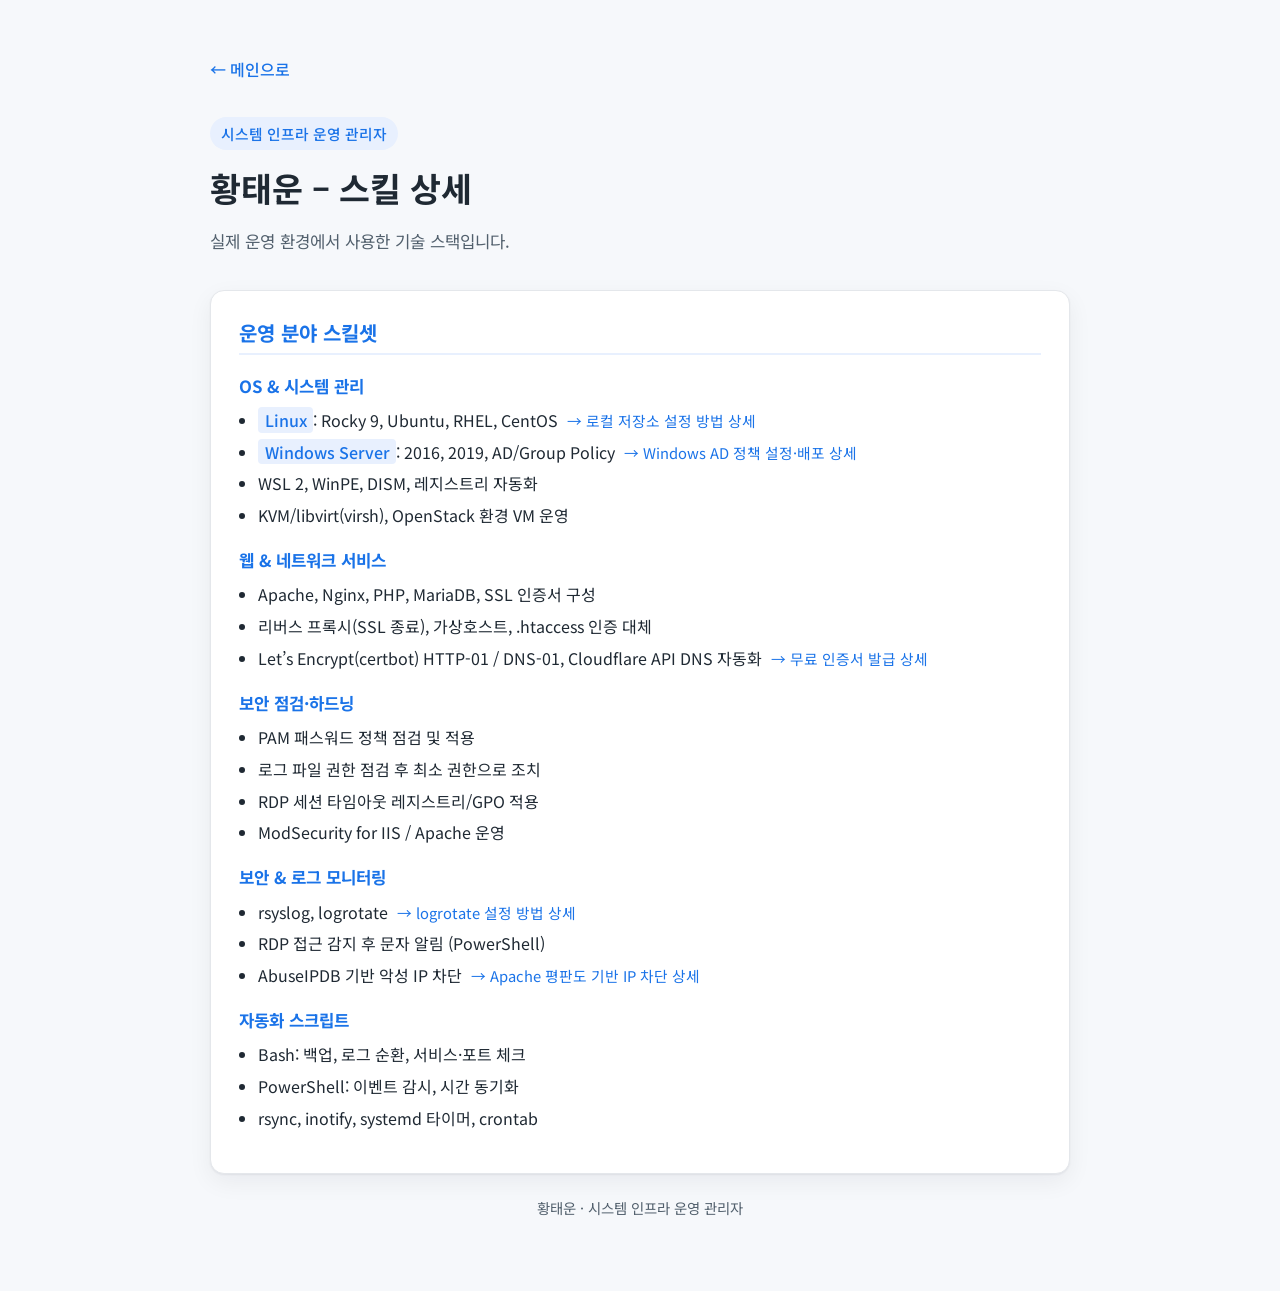
<file: skill.html>
<!DOCTYPE html>
<html lang="ko">
<head>
  <meta charset="UTF-8" />
  <meta name="viewport" content="width=device-width, initial-scale=1.0"/>
  <title>스킬 상세 – 황태운</title>
  <meta name="description" content="황태운 – Linux·Windows 시스템 인프라 운영 관리자 스킬 상세" />
  <meta name="theme-color" content="#1a73e8" />
  <link rel="preconnect" href="https://fonts.googleapis.com" />
  <link rel="preconnect" href="https://fonts.gstatic.com" crossorigin />
  <link href="https://fonts.googleapis.com/css2?family=Noto+Sans+KR:wght@400;500;700&display=swap" rel="stylesheet" />
  <style>
    :root {
      --bg: #f6f8fb;
      --card: #ffffff;
      --text: #1f2933;
      --muted: #52606d;
      --accent: #1a73e8;
      --accent-soft: #e8f0fe;
      --border: #e4e7eb;
      --shadow: 0 1px 2px rgba(16, 24, 40, 0.06), 0 8px 24px rgba(16, 24, 40, 0.06);
    }
    @media (prefers-color-scheme: dark) {
      :root {
        --bg: #121417;
        --card: #1c1f24;
        --text: #e8eaed;
        --muted: #9aa0a6;
        --accent: #8ab4f8;
        --accent-soft: #1e3a5f;
        --border: #2d3138;
        --shadow: 0 1px 2px rgba(0, 0, 0, 0.35), 0 8px 24px rgba(0, 0, 0, 0.28);
      }
    }
    * { box-sizing: border-box; }
    html { color-scheme: light dark; }
    body {
      font-family: "Noto Sans KR", "Malgun Gothic", "Apple SD Gothic Neo", "Segoe UI", sans-serif;
      background-color: var(--bg);
      color: var(--text);
      line-height: 1.7;
      margin: 0;
      padding: clamp(24px, 5vw, 56px) clamp(16px, 4vw, 32px);
    }
    main { max-width: 860px; margin: 0 auto; }
    header { margin-bottom: 2.2rem; }
    h1, h2, h3 { color: var(--accent); line-height: 1.35; margin: 0 0 0.6rem; }
    h1 { font-size: clamp(1.6rem, 3vw, 2.1rem); color: var(--text); }
    h2 {
      font-size: 1.25rem;
      padding-bottom: 0.4rem;
      border-bottom: 2px solid var(--accent-soft);
      margin-bottom: 1rem;
    }
    h3 { font-size: 1.05rem; margin-top: 1.25rem; }
    .lead { color: var(--muted); font-size: 1.05rem; }
    .tagline {
      display: inline-block;
      background: var(--accent-soft);
      color: var(--accent);
      font-weight: 500;
      font-size: 0.92rem;
      padding: 0.25rem 0.7rem;
      border-radius: 999px;
      margin-bottom: 0.9rem;
    }
    .back-link {
      display: inline-block;
      margin-bottom: 1.2rem;
      font-weight: 500;
    }
    section {
      background: var(--card);
      border: 1px solid var(--border);
      border-radius: 14px;
      box-shadow: var(--shadow);
      padding: clamp(18px, 3vw, 28px);
      margin-bottom: 1.4rem;
    }
    ul { padding-left: 1.2rem; margin: 0.35rem 0 0.8rem; }
    li { margin: 0.28rem 0; }
    .highlight {
      background-color: var(--accent-soft);
      color: var(--accent);
      padding: 0.05rem 0.4rem;
      border-radius: 4px;
      font-weight: 500;
    }
    a { color: var(--accent); text-decoration: none; }
    a:hover { text-decoration: underline; }
    .skill-link {
      font-size: 0.92rem;
      margin-left: 0.3rem;
    }
    footer {
      max-width: 860px;
      margin: 0.5rem auto 0;
      color: var(--muted);
      font-size: 0.9rem;
      text-align: center;
    }
  </style>
</head>
<body>
  <main>
    <a href="index.html" class="back-link">← 메인으로</a>

    <header>
      <p class="tagline">시스템 인프라 운영 관리자</p>
      <h1>황태운 – 스킬 상세</h1>
      <p class="lead">실제 운영 환경에서 사용한 기술 스택입니다.</p>
    </header>

    <section>
      <h2>운영 분야 스킬셋</h2>

      <h3>OS &amp; 시스템 관리</h3>
      <ul>
        <li><span class="highlight">Linux</span>: Rocky 9, Ubuntu, RHEL, CentOS
          <a href="skills/local-repo/index.html" class="skill-link">→ 로컬 저장소 설정 방법 상세</a>
        </li>
        <li>
          <span class="highlight">Windows Server</span>: 2016, 2019, AD/Group Policy
          <a href="skills/windows-ad/index.html" class="skill-link">→ Windows AD 정책 설정·배포 상세</a>
        </li>
        <li>WSL 2, WinPE, DISM, 레지스트리 자동화</li>
        <li>KVM/libvirt(virsh), OpenStack 환경 VM 운영</li>
      </ul>

      <h3>웹 &amp; 네트워크 서비스</h3>
      <ul>
        <li>Apache, Nginx, PHP, MariaDB, SSL 인증서 구성</li>
        <li>리버스 프록시(SSL 종료), 가상호스트, .htaccess 인증 대체</li>
        <li>Let’s Encrypt(certbot) HTTP-01 / DNS-01, Cloudflare API DNS 자동화
          <a href="skills/letsencrypt/index.html" class="skill-link">→ 무료 인증서 발급 상세</a>
        </li>
      </ul>

      <h3>보안 점검·하드닝</h3>
      <ul>
        <li>PAM 패스워드 정책 점검 및 적용</li>
        <li>로그 파일 권한 점검 후 최소 권한으로 조치</li>
        <li>RDP 세션 타임아웃 레지스트리/GPO 적용</li>
        <li>ModSecurity for IIS / Apache 운영</li>
      </ul>

      <h3>보안 &amp; 로그 모니터링</h3>
      <ul>
        <li>rsyslog, logrotate
          <a href="skills/logrotate/index.html" class="skill-link">→ logrotate 설정 방법 상세</a>
        </li>
        <li>RDP 접근 감지 후 문자 알림 (PowerShell)</li>
        <li>AbuseIPDB 기반 악성 IP 차단
          <a href="skills/apache-ipblock/index.html" class="skill-link">→ Apache 평판도 기반 IP 차단 상세</a>
        </li>
      </ul>

      <h3>자동화 스크립트</h3>
      <ul>
        <li>Bash: 백업, 로그 순환, 서비스·포트 체크</li>
        <li>PowerShell: 이벤트 감시, 시간 동기화</li>
        <li>rsync, inotify, systemd 타이머, crontab</li>
      </ul>
    </section>
  </main>

  <footer>
    <p>황태운 · 시스템 인프라 운영 관리자</p>
  </footer>
</body>
</html>
</file>
<file: assets/style.css>
@import url('https://fonts.googleapis.com/css2?family=Noto+Sans+KR:wght@400;500;700&display=swap');

:root {
  --bg: #f6f8fb;
  --card: #ffffff;
  --text: #1f2933;
  --muted: #52606d;
  --accent: #1a73e8;
  --accent-soft: #e8f0fe;
  --border: #e4e7eb;
  --shadow: 0 1px 2px rgba(16, 24, 40, 0.06), 0 8px 24px rgba(16, 24, 40, 0.06);
}

@media (prefers-color-scheme: dark) {
  :root {
    --bg: #121417;
    --card: #1c1f24;
    --text: #e8eaed;
    --muted: #9aa0a6;
    --accent: #8ab4f8;
    --accent-soft: #1e3a5f;
    --border: #2d3138;
    --shadow: 0 1px 2px rgba(0, 0, 0, 0.35), 0 8px 24px rgba(0, 0, 0, 0.28);
  }
}

* { box-sizing: border-box; }
html { color-scheme: light dark; }

body {
  font-family: "Noto Sans KR", "Malgun Gothic", "Apple SD Gothic Neo", "Segoe UI", sans-serif;
  background-color: var(--bg);
  color: var(--text);
  line-height: 1.7;
  margin: 0;
  padding: clamp(24px, 5vw, 56px) clamp(16px, 4vw, 32px);
}

main { max-width: 860px; margin: 0 auto; }

header { margin-bottom: 2rem; }

h1, h2, h3 { color: var(--accent); line-height: 1.35; margin: 0 0 0.6rem; }
h1 { font-size: clamp(1.6rem, 3vw, 2.1rem); color: var(--text); }
h2 { font-size: 1.25rem; padding-bottom: 0.4rem; border-bottom: 2px solid var(--accent-soft); margin: 2rem 0 1rem; }
h3 { font-size: 1.05rem; margin-top: 1.4rem; }

.lead { color: var(--muted); font-size: 1.05rem; }

.tagline {
  display: inline-block;
  background: var(--accent-soft);
  color: var(--accent);
  font-weight: 500;
  font-size: 0.92rem;
  padding: 0.25rem 0.7rem;
  border-radius: 999px;
  margin-bottom: 0.9rem;
}

.back-link { display: inline-block; margin-bottom: 1.2rem; font-weight: 500; }

section {
  background: var(--card);
  border: 1px solid var(--border);
  border-radius: 14px;
  box-shadow: var(--shadow);
  padding: clamp(18px, 3vw, 28px);
  margin-bottom: 1.4rem;
}

ul { padding-left: 1.3rem; }
li { margin: 0.4rem 0; }

pre {
  font-family: ui-monospace, Consolas, monospace;
  background: var(--accent-soft);
  border-radius: 6px;
  padding: 1rem;
  overflow-x: auto;
  font-size: 0.88rem;
  line-height: 1.5;
}

code {
  background: var(--accent-soft);
  padding: 0.1rem 0.35rem;
  border-radius: 4px;
}

.img-wrap {
  margin: 1rem 0;
  text-align: center;
}

.img-wrap img {
  max-width: 100%;
  height: auto;
  border-radius: 8px;
  border: 1px solid var(--border);
  box-shadow: var(--shadow);
}

.img-caption {
  font-size: 0.88rem;
  color: var(--muted);
  margin-top: 0.4rem;
}

a { color: var(--accent); text-decoration: none; }
a:hover { text-decoration: underline; }

footer {
  max-width: 860px;
  margin: 0.5rem auto 0;
  color: var(--muted);
  font-size: 0.9rem;
  text-align: center;
}
</file>
